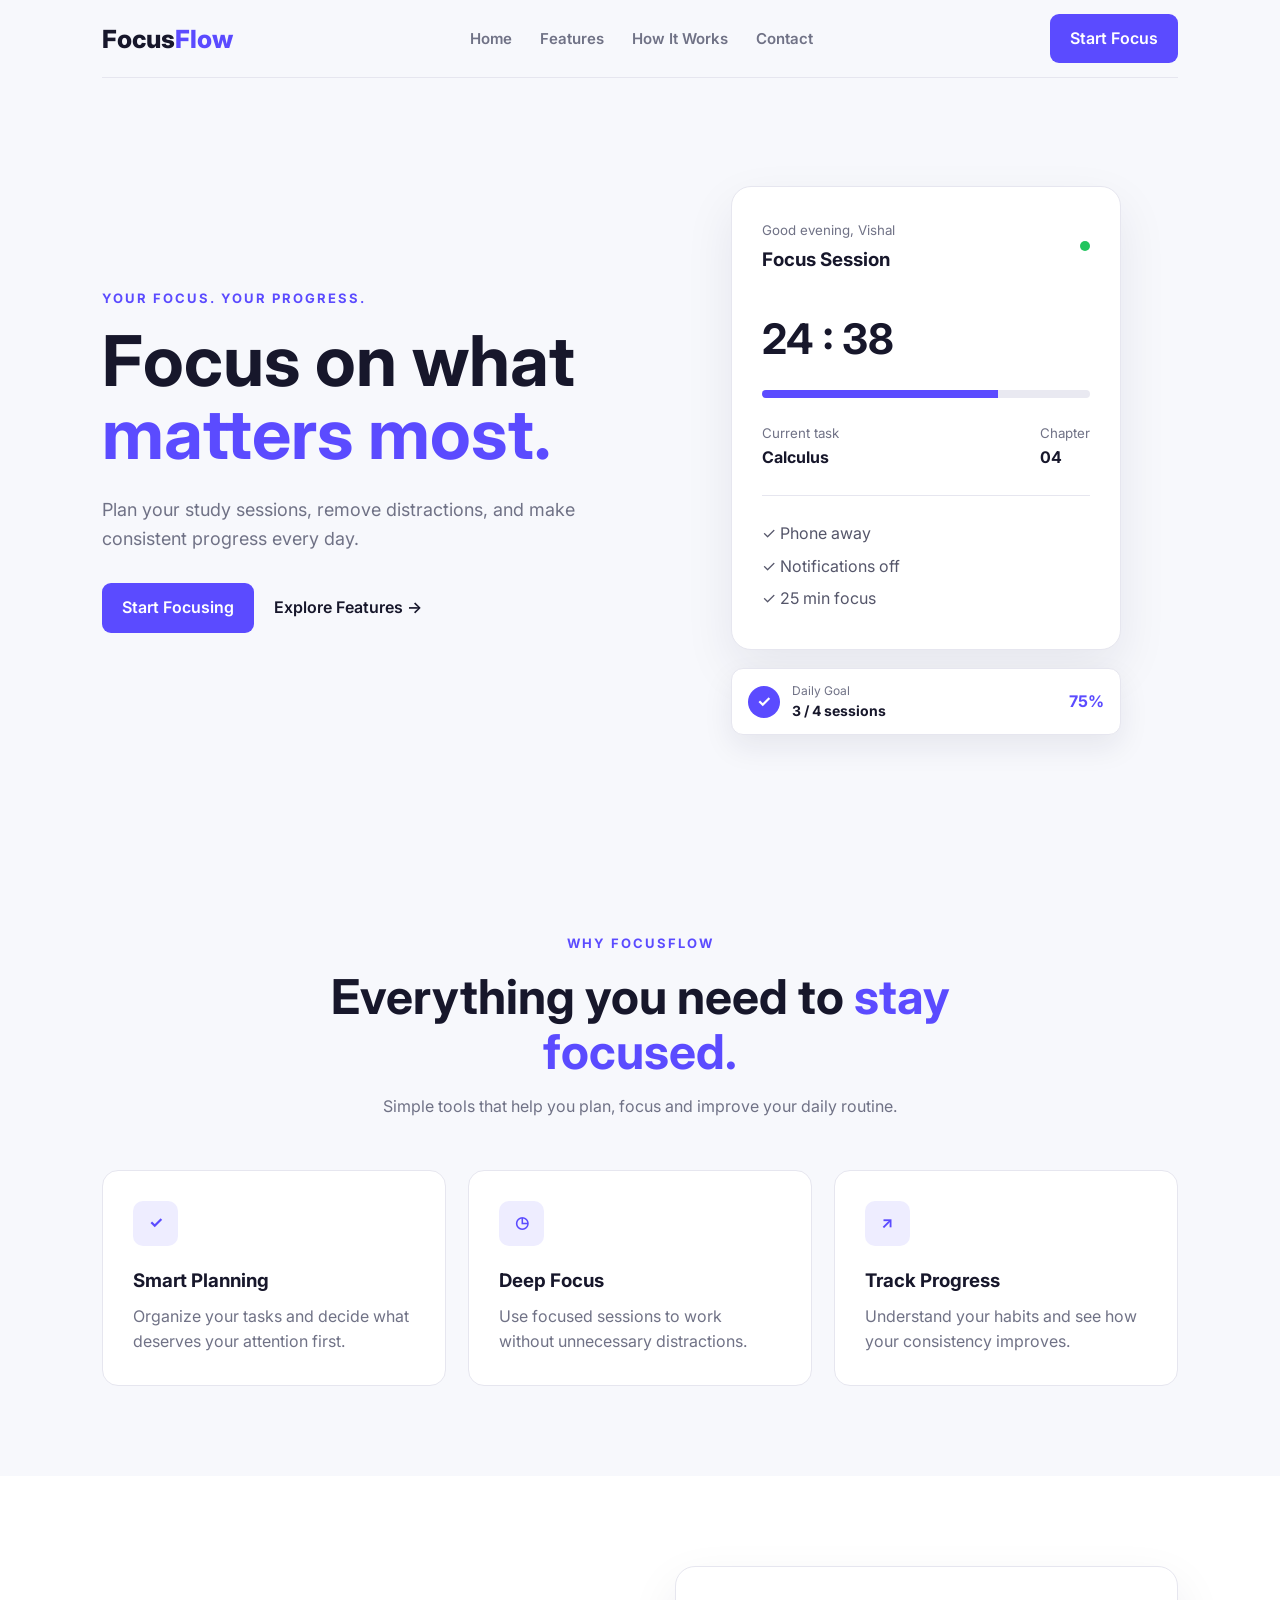
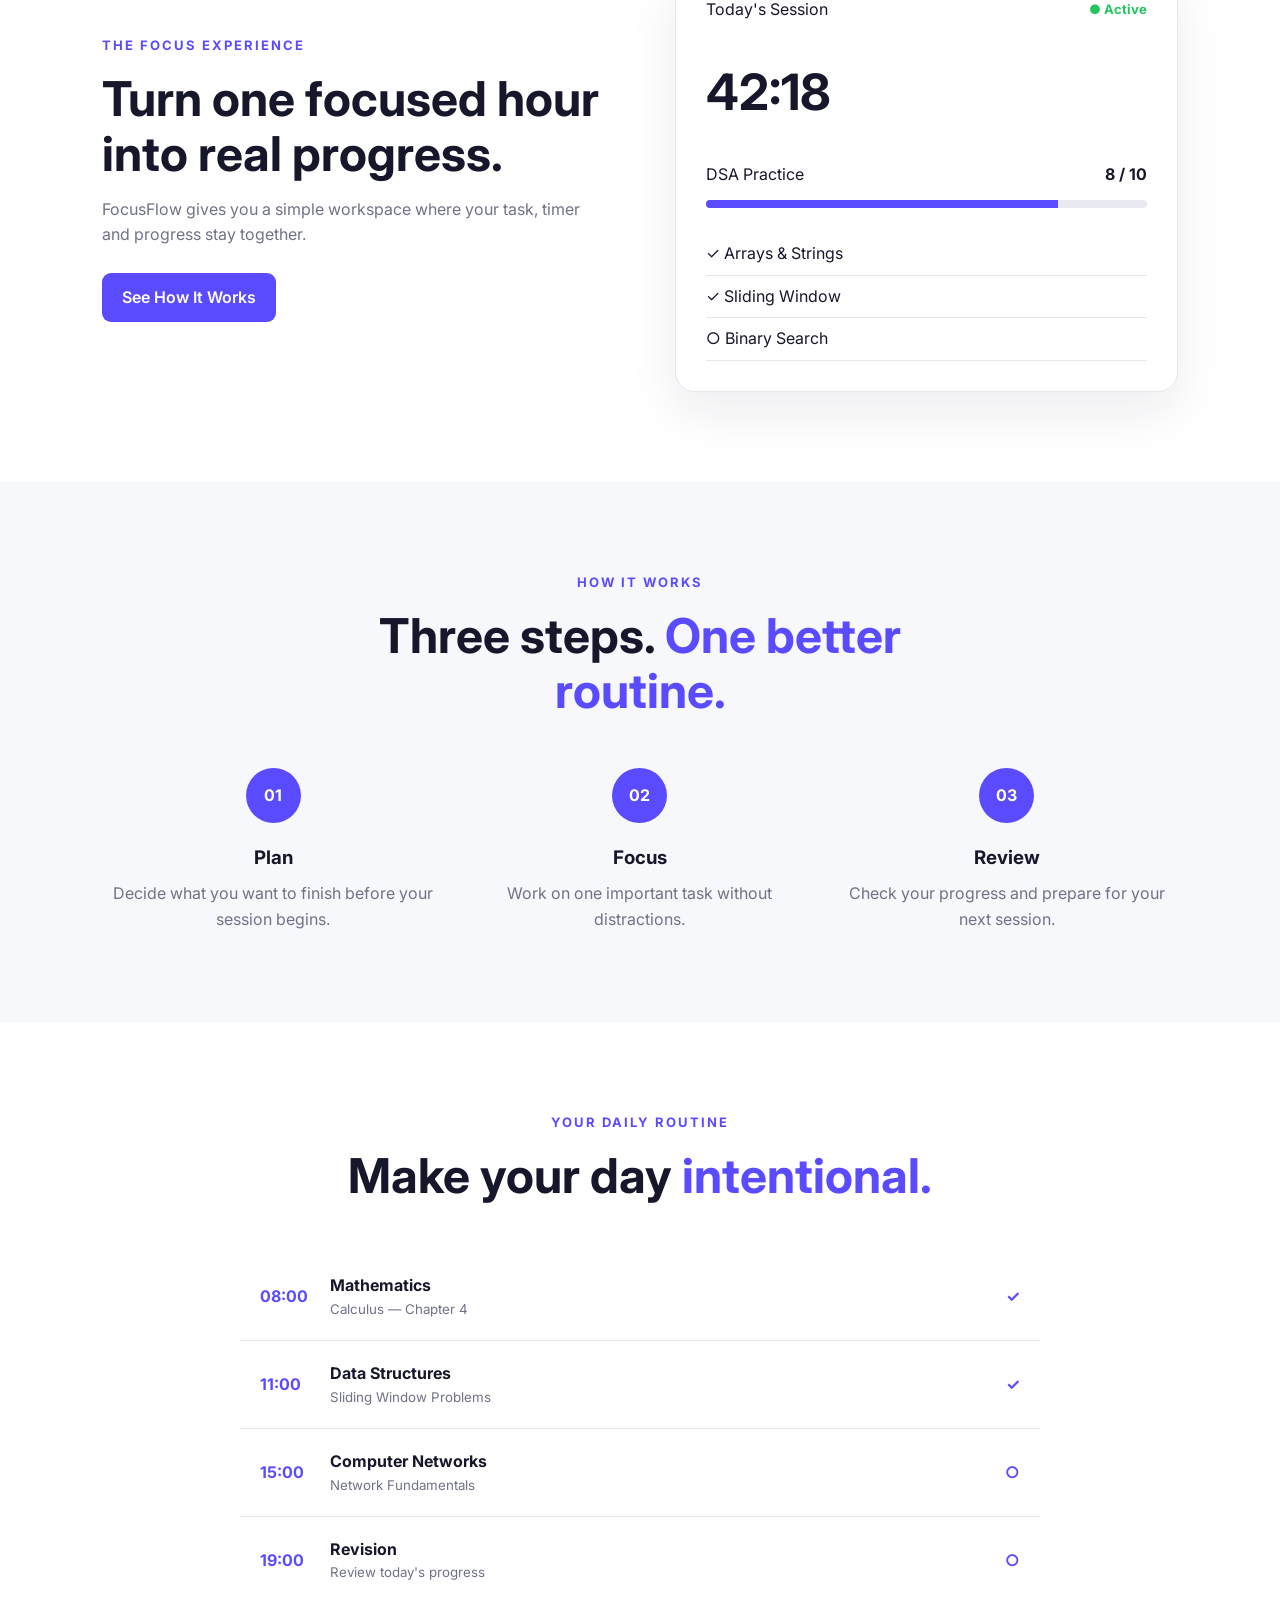
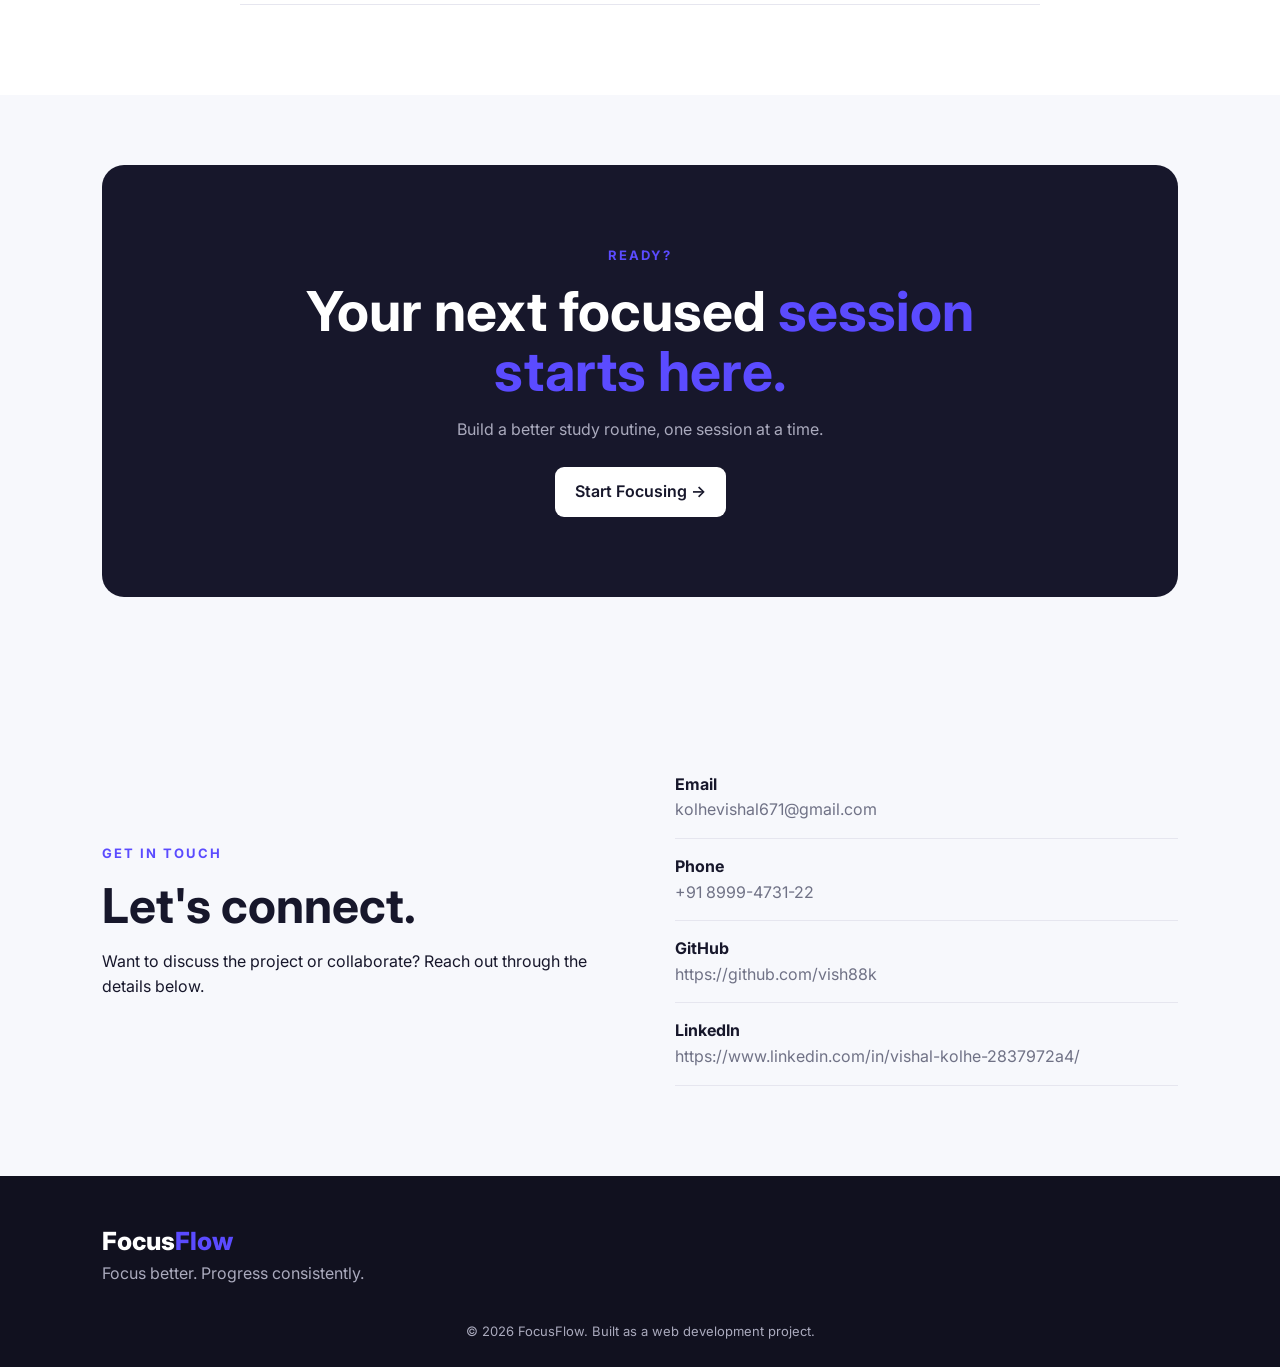
<file: WebDev-L1-LandingPage/index.html>
<!DOCTYPE html>
<html lang="en">
<head>
    <meta charset="UTF-8">
    <meta name="viewport" content="width=device-width, initial-scale=1.0">

    <title>FocusFlow | Focus Better</title>

    <link rel="preconnect" href="https://fonts.googleapis.com">
    <link rel="preconnect" href="https://fonts.gstatic.com" crossorigin>
    <link href="https://fonts.googleapis.com/css2?family=Inter:wght@400;500;600;700;800&display=swap" rel="stylesheet">

    <link rel="stylesheet" href="index.css">
</head>

<body>

<header>
    <nav class="navbar container">

        <a href="#home" class="logo">
            Focus<span>Flow</span>
        </a>

        <div class="nav-links">
            <a href="#home">Home</a>
            <a href="#features">Features</a>
            <a href="#how-it-works">How It Works</a>
            <a href="#contact">Contact</a>
        </div>

        <a href="#cta" class="btn btn-primary">
            Start Focus
        </a>

    </nav>
</header>


<main>

    <!-- HERO -->

    <section id="home" class="hero container">

        <div class="hero-content">

            <p class="tag">YOUR FOCUS. YOUR PROGRESS.</p>

            <h1>
                Focus on what
                <span>matters most.</span>
            </h1>

            <p class="description">
                Plan your study sessions, remove distractions,
                and make consistent progress every day.
            </p>

            <div class="actions">
                <a href="#features" class="btn btn-primary">
                    Start Focusing
                </a>

                <a href="#features" class="explore">
                    Explore Features →
                </a>
            </div>

        </div>

        <div class="hero-ui">

            <div class="focus-card">
        
                <div class="card-top">
                    <div>
                        <small>Good evening, Vishal</small>
                        <h3>Focus Session</h3>
                    </div>
        
                    <span class="dot"></span>
                </div>
        
                <div class="timer">24 : 38</div>
        
                <div class="progress">
                    <span></span>
                </div>
        
                <div class="session-info">
                    <div>
                        <small>Current task</small>
                        <strong>Calculus</strong>
                    </div>
        
                    <div>
                        <small>Chapter</small>
                        <strong>04</strong>
                    </div>
                </div>
        
                <div class="checklist">
                    <p>✓ Phone away</p>
                    <p>✓ Notifications off</p>
                    <p>✓ 25 min focus</p>
                </div>
        
            </div>
        
        
            <!-- NOW OUTSIDE THE CARD -->
        
            <div class="goal">
                <b>✓</b>
        
                <div>
                    <small>Daily Goal</small>
                    <strong>3 / 4 sessions</strong>
                </div>
        
                <strong>75%</strong>
            </div>
        
        </div>


    </section>
    
    
    


    <!-- FEATURES -->

    <section id="features" class="section">

        <div class="container">

            <div class="section-heading">
                <p class="tag">WHY FOCUSFLOW</p>

                <h2>
                    Everything you need to
                    <span>stay focused.</span>
                </h2>

                <p>
                    Simple tools that help you plan,
                    focus and improve your daily routine.
                </p>
            </div>


            <div class="cards">

                <article class="card">
                    <div class="icon">✓</div>

                    <h3>Smart Planning</h3>

                    <p>
                        Organize your tasks and decide
                        what deserves your attention first.
                    </p>
                </article>


                <article class="card">
                    <div class="icon">◷</div>

                    <h3>Deep Focus</h3>

                    <p>
                        Use focused sessions to work without
                        unnecessary distractions.
                    </p>
                </article>


                <article class="card">
                    <div class="icon">↗</div>

                    <h3>Track Progress</h3>

                    <p>
                        Understand your habits and see
                        how your consistency improves.
                    </p>
                </article>

            </div>

        </div>

    </section>


    <!-- FOCUS EXPERIENCE -->

    <section class="section experience">

        <div class="container split">

            <div>
                <p class="tag">THE FOCUS EXPERIENCE</p>

                <h2>
                    Turn one focused hour
                    into real progress.
                </h2>

                <p class="description">
                    FocusFlow gives you a simple workspace
                    where your task, timer and progress stay
                    together.
                </p>

                <a href="#how-it-works" class="btn btn-primary">
                    See How It Works
                </a>
            </div>


            <div class="mini-dashboard">

                <div class="dashboard-head">
                    <span>Today's Session</span>
                    <b>● Active</b>
                </div>

                <div class="big-time">42:18</div>

                <div class="task">
                    <span>DSA Practice</span>
                    <b>8 / 10</b>
                </div>

                <div class="progress">
                    <span style="width: 80%;"></span>
                </div>

                <div class="task-list">
                    <p>✓ Arrays & Strings</p>
                    <p>✓ Sliding Window</p>
                    <p>○ Binary Search</p>
                </div>

            </div>

        </div>

    </section>


    <!-- HOW IT WORKS -->

    <section id="how-it-works" class="section">

        <div class="container">

            <div class="section-heading">
                <p class="tag">HOW IT WORKS</p>

                <h2>
                    Three steps.
                    <span>One better routine.</span>
                </h2>
            </div>


            <div class="steps">

                <div class="step">
                    <span>01</span>
                    <h3>Plan</h3>
                    <p>
                        Decide what you want to finish
                        before your session begins.
                    </p>
                </div>

                <div class="step">
                    <span>02</span>
                    <h3>Focus</h3>
                    <p>
                        Work on one important task
                        without distractions.
                    </p>
                </div>

                <div class="step">
                    <span>03</span>
                    <h3>Review</h3>
                    <p>
                        Check your progress and prepare
                        for your next session.
                    </p>
                </div>

            </div>

        </div>

    </section>


    <!-- DAILY ROUTINE -->

    <section class="section routine">

        <div class="container">

            <div class="section-heading">
                <p class="tag">YOUR DAILY ROUTINE</p>

                <h2>
                    Make your day
                    <span>intentional.</span>
                </h2>
            </div>


            <div class="timeline">

                <div class="time-item">
                    <span>08:00</span>
                    <div>
                        <strong>Mathematics</strong>
                        <small>Calculus — Chapter 4</small>
                    </div>
                    <b>✓</b>
                </div>

                <div class="time-item">
                    <span>11:00</span>
                    <div>
                        <strong>Data Structures</strong>
                        <small>Sliding Window Problems</small>
                    </div>
                    <b>✓</b>
                </div>

                <div class="time-item">
                    <span>15:00</span>
                    <div>
                        <strong>Computer Networks</strong>
                        <small>Network Fundamentals</small>
                    </div>
                    <b>○</b>
                </div>

                <div class="time-item">
                    <span>19:00</span>
                    <div>
                        <strong>Revision</strong>
                        <small>Review today's progress</small>
                    </div>
                    <b>○</b>
                </div>

            </div>

        </div>

    </section>


    <!-- CTA -->

    <section id="cta" class="cta container">

        <p class="tag">READY?</p>

        <h2>
            Your next focused
            <span>session starts here.</span>
        </h2>

        <p>
            Build a better study routine, one session at a time.
        </p>

        <a href="#home" class="btn btn-light">
            Start Focusing →
        </a>

    </section>


    <!-- CONTACT -->

    <section id="contact" class="section contact">

        <div class="container contact-box">

            <div>
                <p class="tag">GET IN TOUCH</p>

                <h2>
                    Let's connect.
                </h2>

                <p>
                    Want to discuss the project or collaborate?
                    Reach out through the details below.
                </p>
            </div>

            <div class="contact-details">

                <p>
                    <strong>Email</strong>
                    <span>kolhevishal671@gmail.com</span>
                </p>

                <p>
                    <strong>Phone</strong>
                    <span>+91 8999-4731-22</span>
                </p>

                <p>
                    <strong>GitHub</strong>
                    <span>https://github.com/vish88k</span>
                </p>

                <p>
                    <strong>LinkedIn</strong>
                    <span>https://www.linkedin.com/in/vishal-kolhe-2837972a4/</span>
                </p>

            </div>

        </div>

    </section>

</main>


<footer>

    <div class="container footer-content">

        <div>
            <a href="#home" class="logo">
                Focus<span>Flow</span>
            </a>

            <p>
                Focus better. Progress consistently.
            </p>
        </div>

    </div>

    <p class="copyright">
        © 2026 FocusFlow. Built as a web development project.
    </p>

</footer>

</body>
</html>
</file>
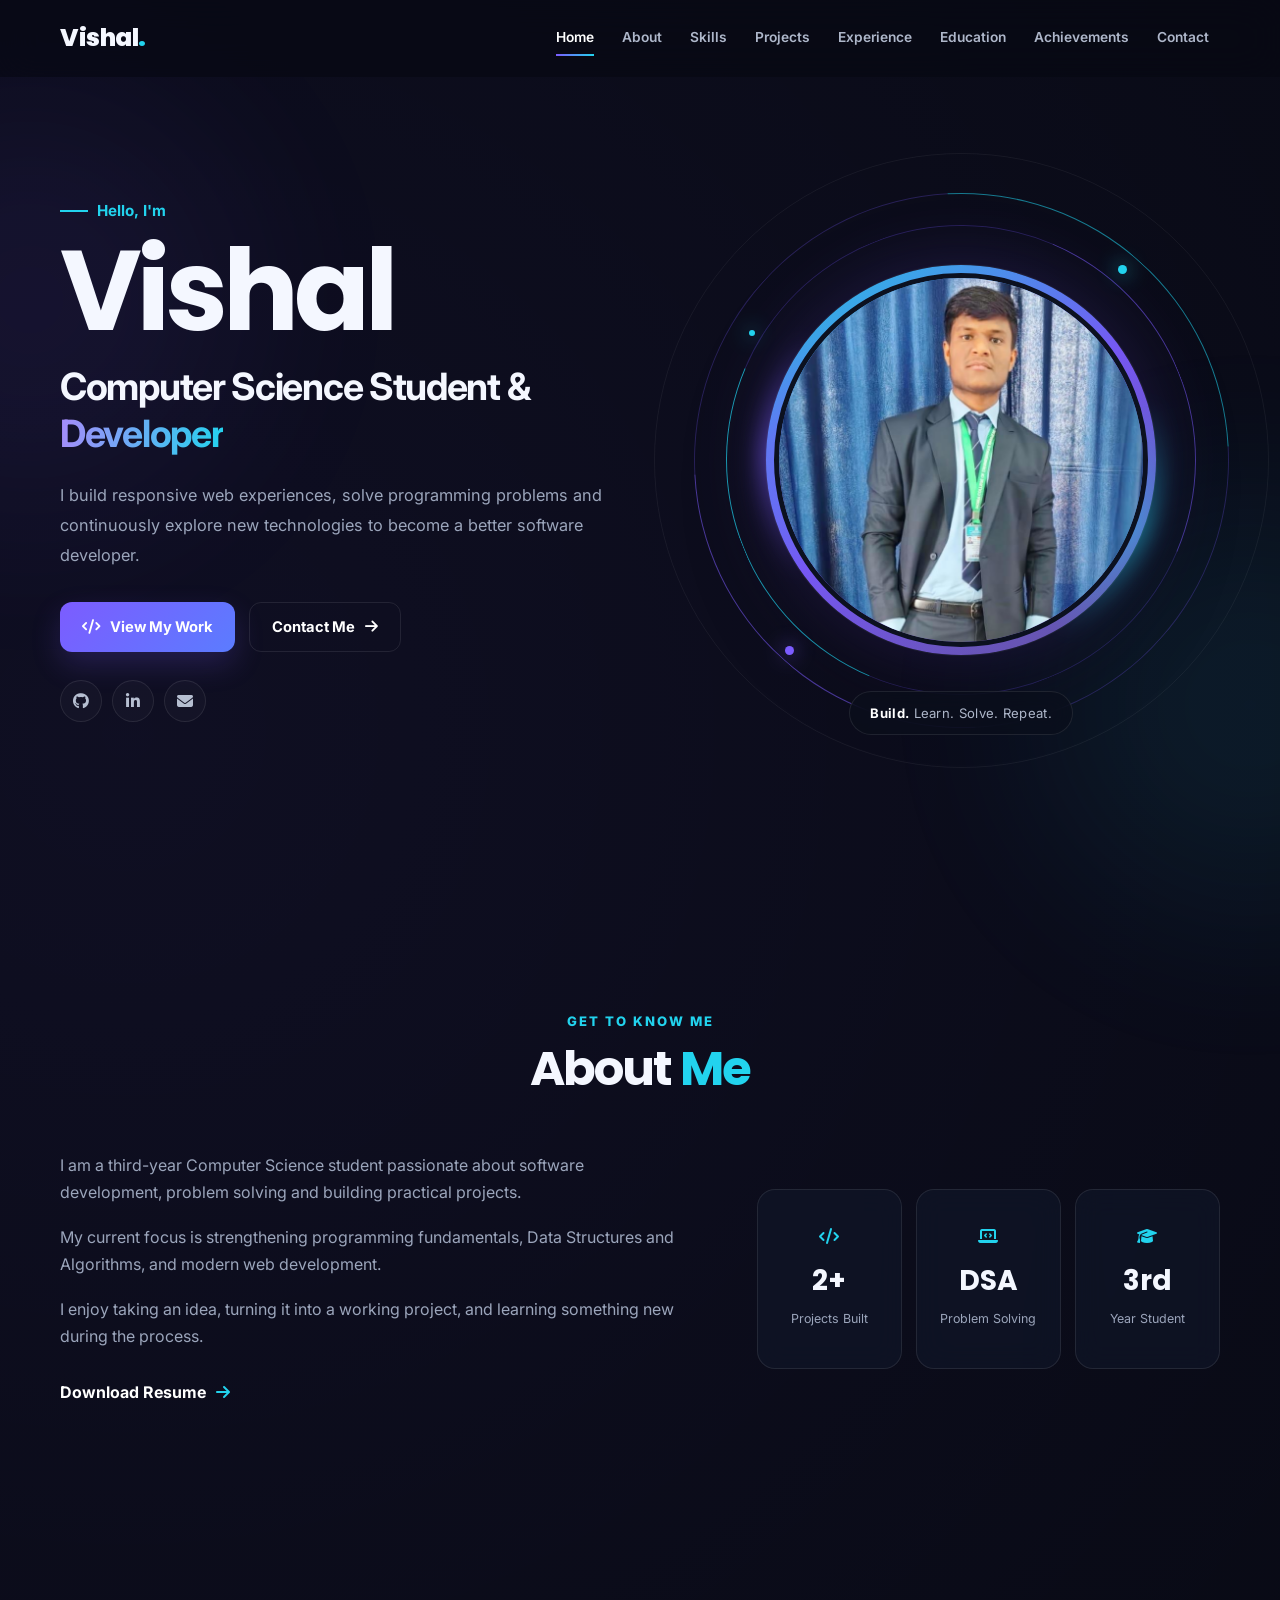
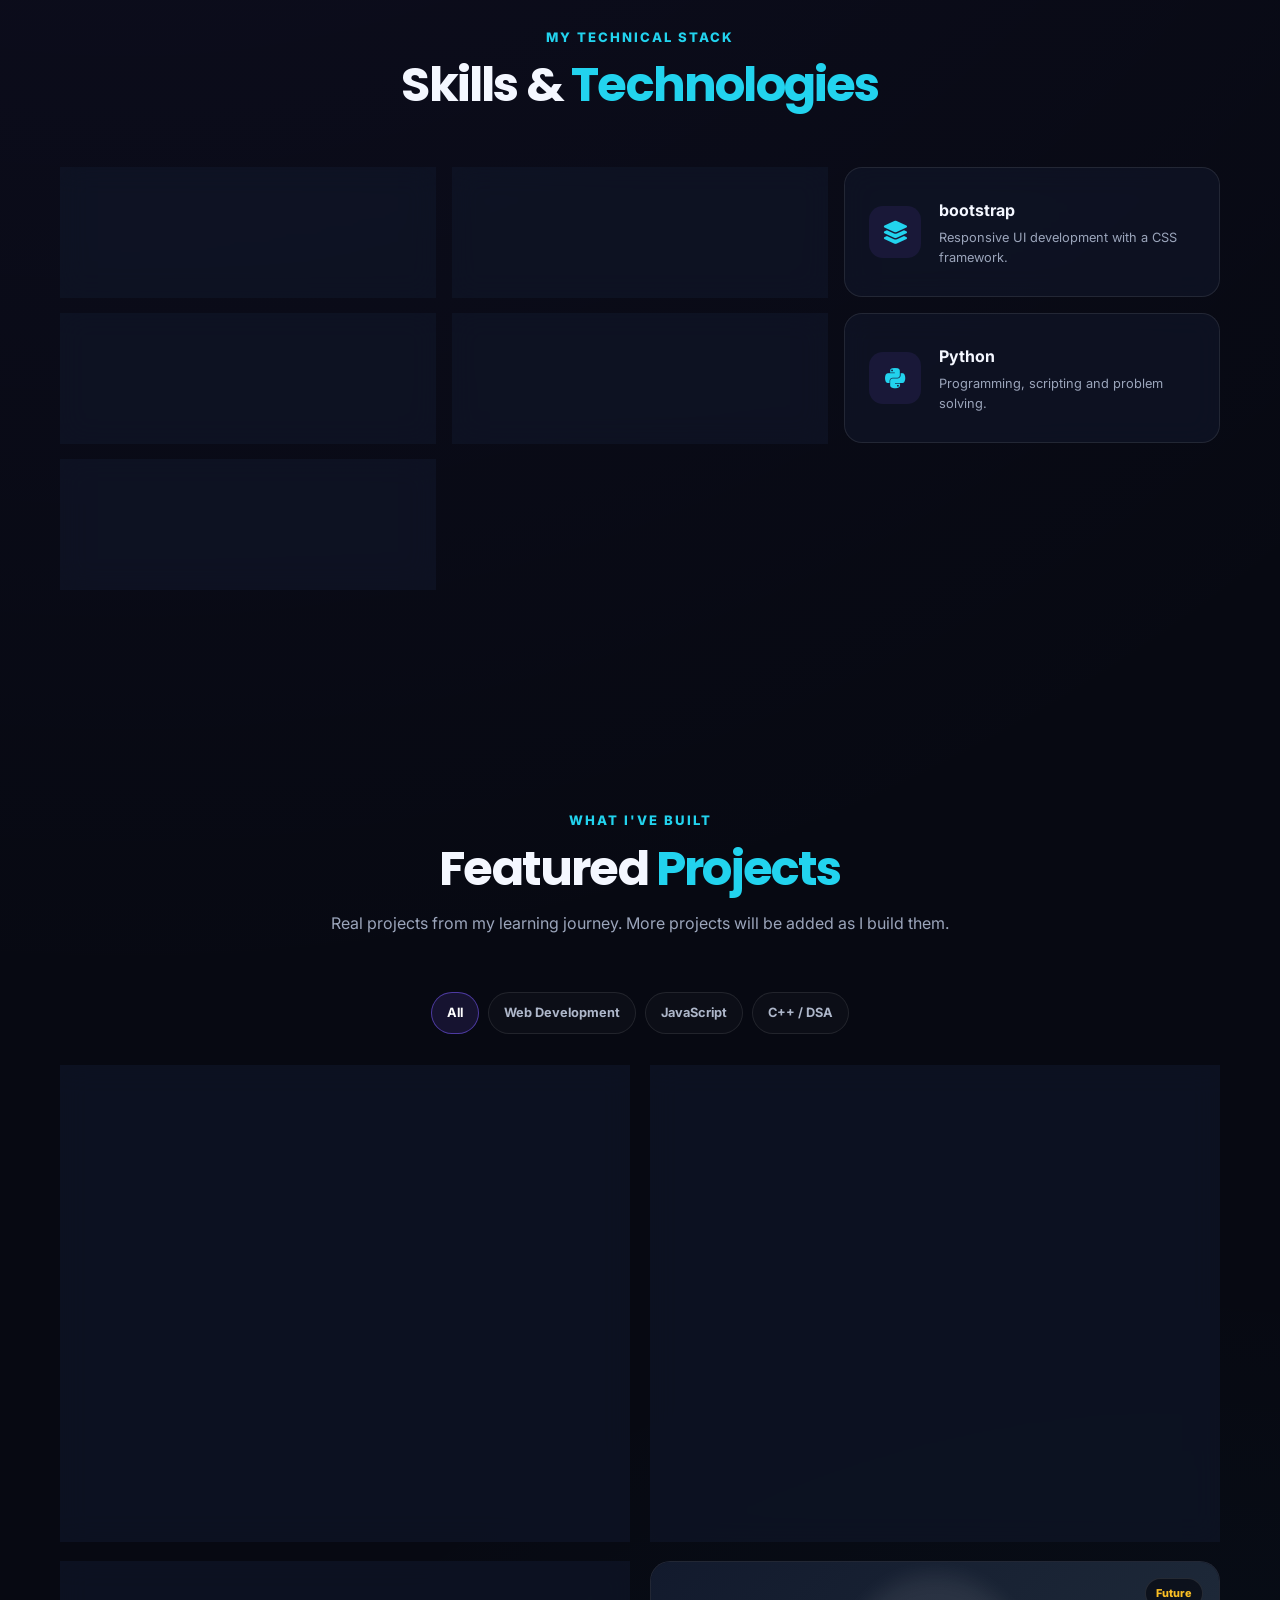
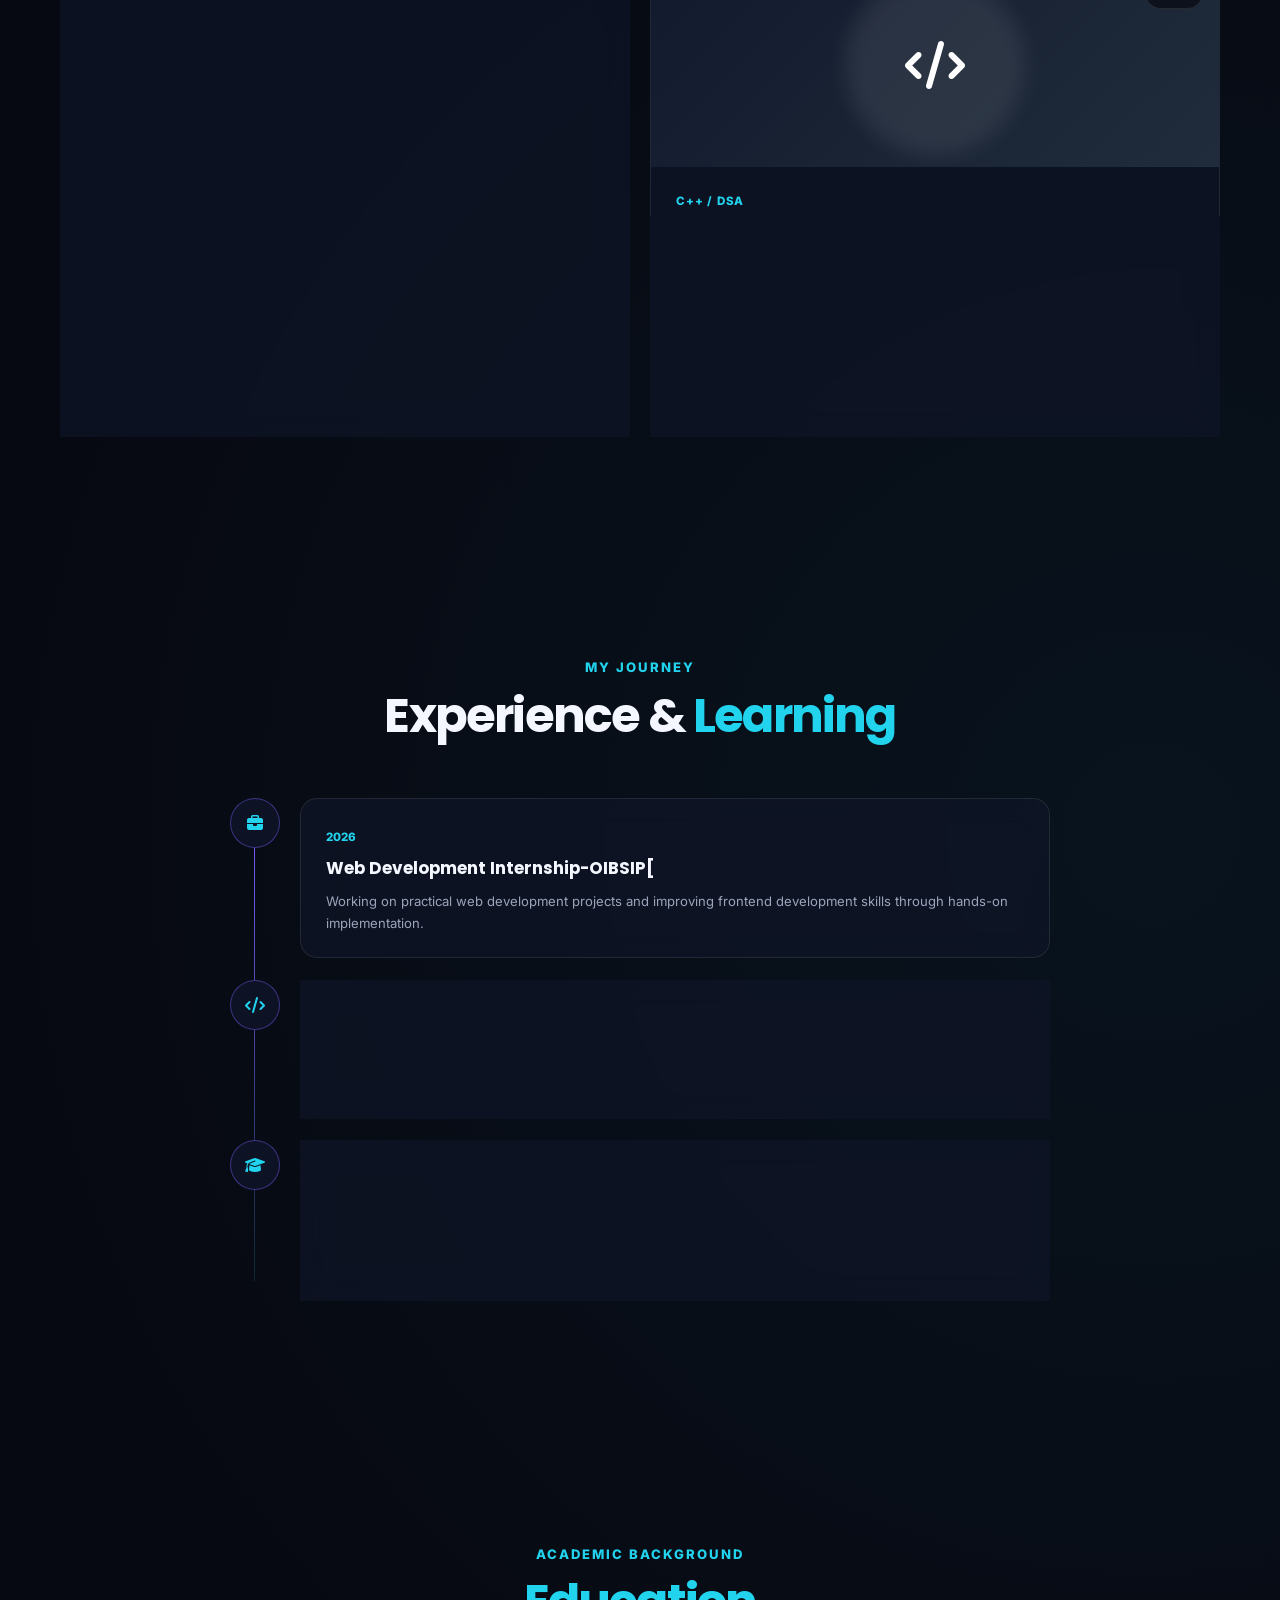
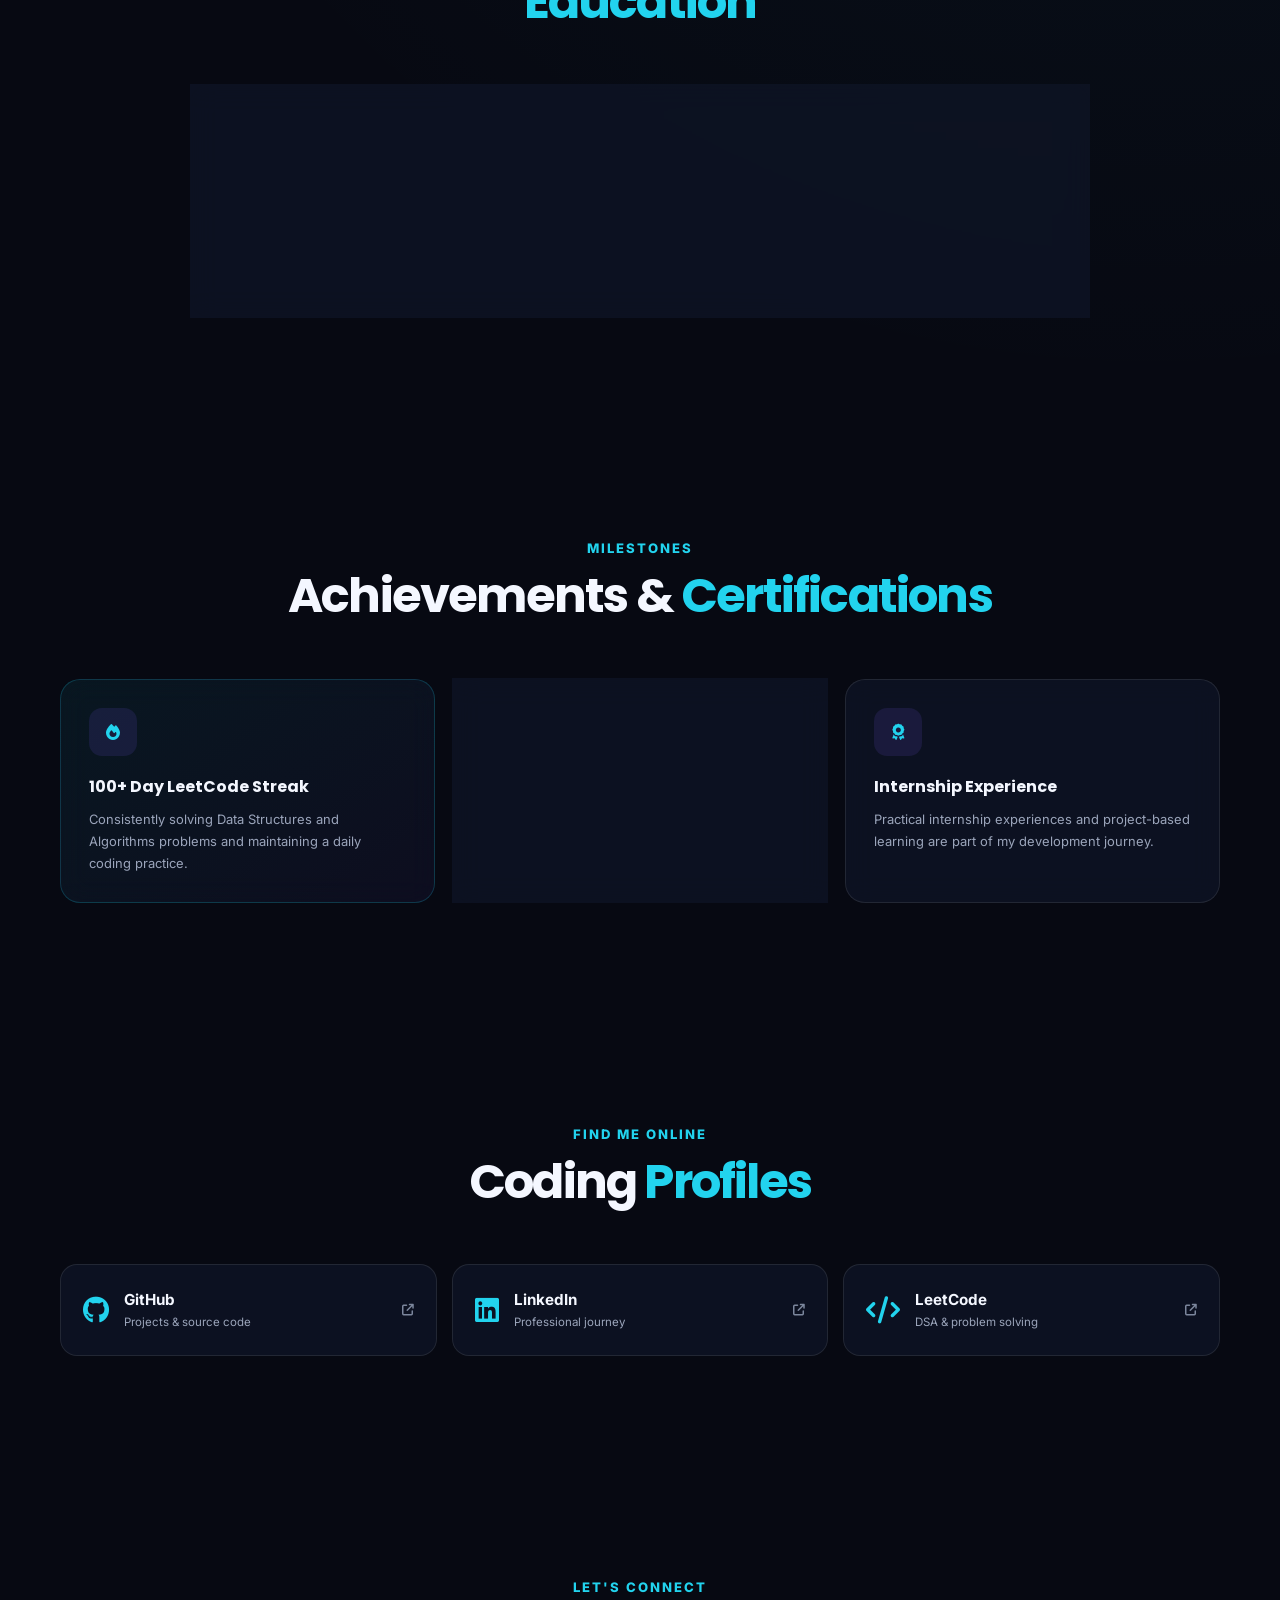
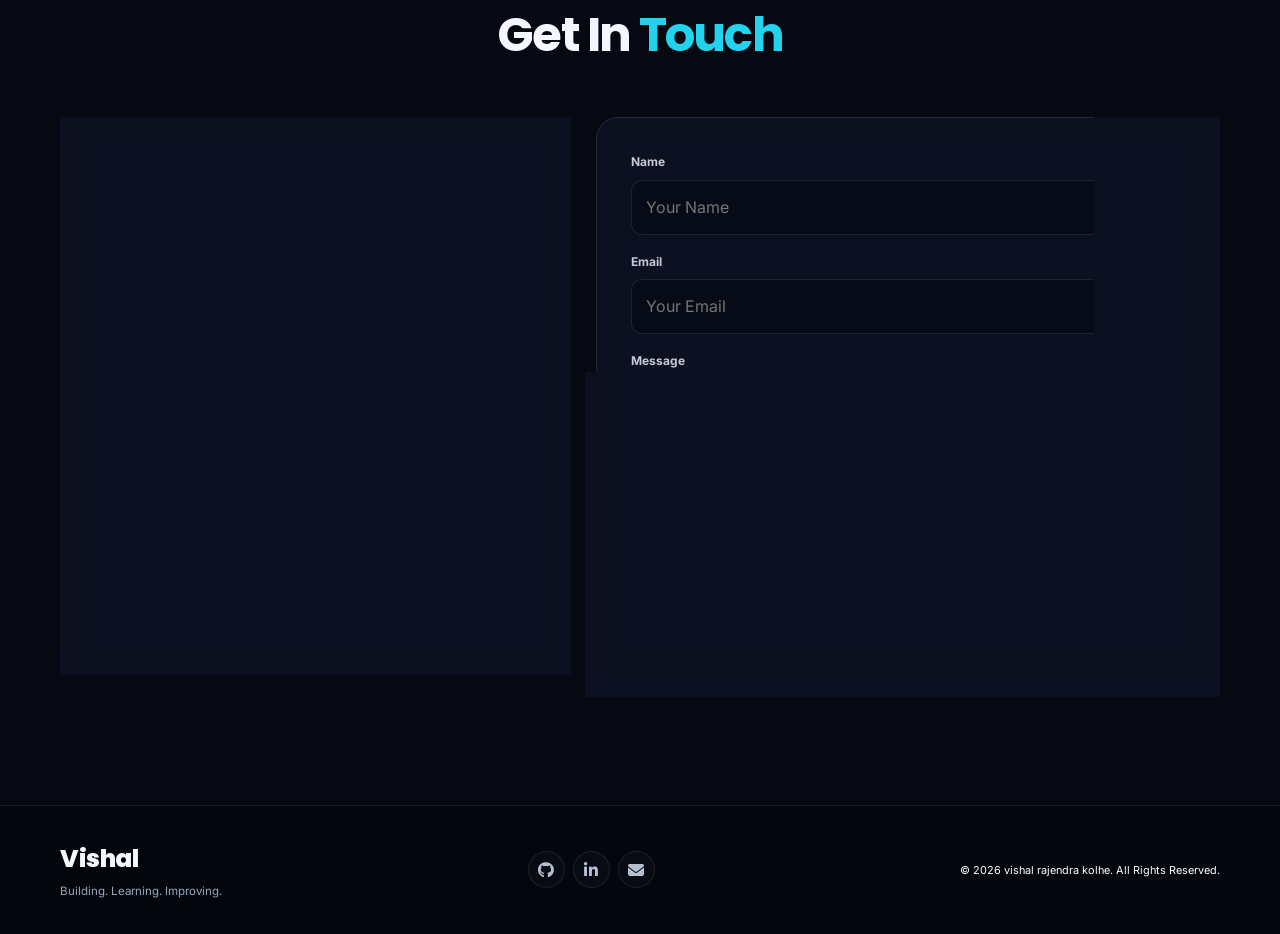
<file: WebDev-L1-PersonalPortfolio/index.html>
<!DOCTYPE html>
<html lang="en">
<head>
    <meta charset="UTF-8">
    <meta name="viewport" content="width=device-width, initial-scale=1.0">
    <meta name="description" content="Vishal's developer portfolio — Computer Science student, web developer and problem solver.">
    <title>Vishal | Developer Portfolio</title>

    <link rel="preconnect" href="https://fonts.googleapis.com">
    <link rel="preconnect" href="https://fonts.gstatic.com" crossorigin>
    <link href="https://fonts.googleapis.com/css2?family=Inter:wght@400;500;600;700;800&family=Poppins:wght@500;600;700;800&display=swap" rel="stylesheet">
    <link rel="stylesheet" href="https://cdnjs.cloudflare.com/ajax/libs/font-awesome/6.5.2/css/all.min.css">
    <link rel="stylesheet" href="style.css">
</head>

<body>
    <div class="page-glow glow-one"></div>
    <div class="page-glow glow-two"></div>

    <header class="header" id="top">
        <nav class="navbar container">
            <a href="#home" class="logo">Vishal<span>.</span></a>

            <button class="menu-btn" aria-label="Open navigation menu" aria-expanded="false">
                <i class="fa-solid fa-bars"></i>
            </button>

            <ul class="nav-links">
                <li><a class="nav-link active" href="#home">Home</a></li>
                <li><a class="nav-link" href="#about">About</a></li>
                <li><a class="nav-link" href="#skills">Skills</a></li>
                <li><a class="nav-link" href="#projects">Projects</a></li>
                <li><a class="nav-link" href="#experience">Experience</a></li>
                <li><a class="nav-link" href="#education">Education</a></li>
                <li><a class="nav-link" href="#achievements">Achievements</a></li>
                <li><a class="nav-link" href="#contact">Contact</a></li>
            </ul>
        </nav>
    </header>

    <main>
        <!-- HERO -->
        <section id="home" class="hero section-pad">
            <div class="container hero-grid">
                <div class="hero-content reveal">
                    <p class="eyebrow"><span></span> Hello, I'm</p>

                    <h1>Vishal</h1>

                    <h2>
                        Computer Science Student &
                        <span class="gradient-text">Developer</span>
                    </h2>

                    <p class="hero-description">
                        I build responsive web experiences, solve programming
                        problems and continuously explore new technologies to
                        become a better software developer.
                    </p>

                    <div class="hero-buttons">
                        <a href="#projects" class="btn">
                            <i class="fa-solid fa-code"></i>
                            View My Work
                        </a>
                        <a href="#contact" class="btn btn-outline">
                            Contact Me
                            <i class="fa-solid fa-arrow-right"></i>
                        </a>
                    </div>

                    <div class="social-links">
                        <a href="https://github.com/vish88k" aria-label="GitHub"><i class="fa-brands fa-github"></i></a>
                        <a href="https://www.linkedin.com/in/vishal-kolhe-2837972a4/" aria-label="LinkedIn"><i class="fa-brands fa-linkedin-in"></i></a>
                        <a href=" mailto:kolhevishal671@gmail.com"  aria-label="Email"><i class="fa-solid fa-envelope"></i></a>
                    </div>
                </div>

                <div class="hero-visual reveal">
                    <div class="orbit orbit-one"></div>
                    <div class="orbit orbit-two"></div>
                    <div class="orbit orbit-three"></div>

                    <span class="visual-dot dot-one"></span>
                    <span class="visual-dot dot-two"></span>
                    <span class="visual-dot dot-three"></span>

                    <div class="profile-circle">
                        <img src="portfolioimage.jpg" alt="Vishal - Computer Science Student and Developer">
                    </div>

                    <div class="hero-quote">
                        <span>Build.</span> Learn. Solve. Repeat.
                    </div>
                </div>
            </div>
        </section>

        <!-- ABOUT -->
        <section id="about" class="section-pad section about">
            <div class="container">
                <div class="section-heading reveal">
                    <p>Get To Know Me</p>
                    <h2>About <span>Me</span></h2>
                </div>

                <div class="about-grid">
                    <div class="about-text reveal">
                        <p>
                            I am a third-year Computer Science student passionate
                            about software development, problem solving and building
                            practical projects.
                        </p>
                        <p>
                            My current focus is strengthening programming fundamentals,
                            Data Structures and Algorithms, and modern web development.
                        </p>
                        <p>
                            I enjoy taking an idea, turning it into a working project,
                            and learning something new during the process.
                        </p>

                        <a href="#" class="text-link">
                            Download Resume <i class="fa-solid fa-arrow-right"></i>
                        </a>
                    </div>

                    <div class="about-stats reveal">
                        <div class="stat-card">
                            <i class="fa-solid fa-code"></i>
                            <strong>2+</strong>
                            <span>Projects Built</span>
                        </div>
                        <div class="stat-card">
                            <i class="fa-solid fa-laptop-code"></i>
                            <strong>DSA</strong>
                            <span>Problem Solving</span>
                        </div>
                        <div class="stat-card">
                            <i class="fa-solid fa-graduation-cap"></i>
                            <strong>3rd</strong>
                            <span>Year Student</span>
                        </div>
                    </div>
                </div>
            </div>
        </section>

        <!-- SKILLS -->
        <section id="skills" class="section-pad section">
            <div class="container">
                <div class="section-heading reveal">
                    <p>My Technical Stack</p>
                    <h2>Skills & <span>Technologies</span></h2>
                </div>

                <div class="skills-grid">
                    <div class="skill-card reveal">
                        <div class="skill-icon"><i class="fa-brands fa-html5"></i></div>
                        <div><h3>HTML5</h3><p>Semantic and accessible web structure.</p></div>
                    </div>
                    <div class="skill-card reveal">
                        <div class="skill-icon"><i class="fa-brands fa-css3-alt"></i></div>
                        <div><h3>CSS3</h3><p>Responsive layouts, animations and modern UI.</p></div>
                    </div>

                    <div class="skill-card reveal">
                        <div class="skill-icon"><i class="fa-solid fa-layer-group"></i></div>
                        <div><h3>bootstrap</h3><p>Responsive UI development with a CSS framework.</p></div>
                    </div>
                    <div class="skill-card reveal">
                        <div class="skill-icon"><i class="fa-brands fa-js"></i></div>
                        <div><h3>JavaScript</h3><p>Interactive web applications and DOM manipulation.</p></div>
                    </div>
                    <div class="skill-card reveal">
                        <div class="skill-icon"><i class="fa-solid fa-code"></i></div>
                        <div><h3>C++</h3><p>Programming, algorithms and Data Structures.</p></div>
                    </div>
                    <div class="skill-card reveal">
                        <div class="skill-icon"><i class="fa-brands fa-python"></i></div>
                        <div><h3>Python</h3><p>Programming, scripting and problem solving.</p></div>
                    </div>
                    <div class="skill-card reveal">
                        <div class="skill-icon"><i class="fa-brands fa-git-alt"></i></div>
                        <div><h3>Git & GitHub</h3><p>Version control and project collaboration.</p></div>
                    </div>
                </div>
            </div>
        </section>

        <!-- PROJECTS -->
        <section id="projects" class="section-pad section">
            <div class="container">
                <div class="section-heading reveal">
                    <p>What I've Built</p>
                    <h2>Featured <span>Projects</span></h2>
                    <p class="section-description">
                        Real projects from my learning journey. More projects will be added as I build them.
                    </p>
                </div>

                <div class="project-filters reveal">
                    <button class="filter-btn active" data-filter="all">All</button>
                    <button class="filter-btn" data-filter="web">Web Development</button>
                    <button class="filter-btn" data-filter="javascript">JavaScript</button>
                    <button class="filter-btn" data-filter="cpp">C++ / DSA</button>
                </div>

                <div class="projects-grid">
                    <article class="project-card reveal" data-category="web">
                        <div class="project-image project-web">
                            <i class="fa-solid fa-globe"></i>
                            <span class="project-status completed">Completed</span>
                        </div>
                        <div class="project-content">
                            <p class="project-category">OIBSIP • Web Development</p>
                            <h3>Landing Page</h3>
                            <p>
                                A responsive landing page built with HTML5 and CSS3,
                                focusing on clean layout, visual hierarchy and responsive design.
                            </p>
                            <div class="tech-stack"><span>HTML5</span><span>CSS3</span><span>Responsive</span></div>
                            <div class="project-links">
                                <a href="https://github.com/vish88k/https-github.com-vish88k-daily_practice" class="project-link">GitHub <i class="fa-brands fa-github"></i></a>
                            </div>
                        </div>
                    </article>

                    <article class="project-card reveal" data-category="javascript">
                        <div class="project-image project-js">
                            <i class="fa-solid fa-temperature-half"></i>
                            <span class="project-status planned">Planned</span>
                        </div>
                        <div class="project-content">
                            <p class="project-category">OIBSIP • JavaScript</p>
                            <h3>Temperature Converter</h3>
                            <p>
                                A planned interactive converter supporting multiple temperature
                                units with validation and dynamic conversion output.
                            </p>
                            <div class="tech-stack"><span>HTML</span><span>CSS</span><span>JavaScript</span></div>
                            <div class="project-links">
                                <span class="project-link muted-link">Coming Soon <i class="fa-solid fa-clock"></i></span>
                            </div>
                        </div>
                    </article>

                    <article class="project-card reveal" data-category="web">
                        <div class="project-image project-portfolio">
                            <i class="fa-solid fa-user-astronaut"></i>
                            <span class="project-status current">Current</span>
                        </div>
                        <div class="project-content">
                            <p class="project-category">Web Development</p>
                            <h3>Developer Portfolio</h3>
                            <p>
                                A modern personal portfolio designed to showcase my projects,
                                technical skills, experience, education and achievements.
                            </p>
                            <div class="tech-stack"><span>HTML</span><span>CSS</span><span>JavaScript</span></div>
                            <div class="project-links">
                                <a href="#home" class="project-link">Live Site <i class="fa-solid fa-arrow-up-right-from-square"></i></a>
                                <a href="#" class="project-link">GitHub <i class="fa-brands fa-github"></i></a>
                            </div>
                        </div>
                    </article>

                    <article class="project-card placeholder-card reveal" data-category="cpp">
                        <div class="project-image project-cpp">
                            <i class="fa-solid fa-code"></i>
                            <span class="project-status planned">Future</span>
                        </div>
                        <div class="project-content">
                            <p class="project-category">C++ / DSA</p>
                            <h3>DSA Project</h3>
                            <p>
                                A future project focused on Data Structures, Algorithms
                                and practical problem solving.
                            </p>
                            <div class="tech-stack"><span>C++</span><span>DSA</span><span>Algorithms</span></div>
                            <div class="project-links">
                                <span class="project-link muted-link">Coming Soon <i class="fa-solid fa-arrow-right"></i></span>
                            </div>
                        </div>
                    </article>
                </div>
            </div>
        </section>

        <!-- EXPERIENCE -->
        <section id="experience" class="section-pad section">
            <div class="container">
                <div class="section-heading reveal">
                    <p>My Journey</p>
                    <h2>Experience & <span>Learning</span></h2>
                </div>

                <div class="timeline">
                    <div class="timeline-item reveal">
                        <div class="timeline-marker"><i class="fa-solid fa-briefcase"></i></div>
                        <div class="timeline-content">
                            <span class="timeline-date">2026</span>
                            <h3>Web Development Internship-OIBSIP[</h3>
                            <p>
                                Working on practical web development projects and improving
                                frontend development skills through hands-on implementation.
                            </p>
                        </div>
                    </div>
                    

                    <div class="timeline-item reveal">
                        <div class="timeline-marker"><i class="fa-solid fa-code"></i></div>
                        <div class="timeline-content">
                            <span class="timeline-date">2026 — Present</span>
                            <h3>DSA & Competitive Programming</h3>
                            <p>
                                Strengthening problem-solving skills by practicing Data Structures
                                and Algorithms using C++.
                            </p>
                        </div>
                    </div>

                    <div class="timeline-item reveal">
                        <div class="timeline-marker"><i class="fa-solid fa-graduation-cap"></i></div>
                        <div class="timeline-content">
                            <span class="timeline-date">Present</span>
                            <h3>Computer Science Student</h3>
                            <p>
                                Exploring software development, web technologies, programming
                                fundamentals and computer science concepts.
                            </p>
                        </div>
                    </div>
                </div>
            </div>
        </section>

        <!-- EDUCATION -->
        <section id="education" class="section-pad section">
            <div class="container">
                <div class="section-heading reveal">
                    <p>Academic Background</p>
                    <h2><span>Education</span></h2>
                </div>

                <div class="education-card reveal">
                    <div class="education-icon"><i class="fa-solid fa-graduation-cap"></i></div>
                    <div>
                        <h3>3rd Year</h3>
                        <p>B.Tech in computer engineering</p>
                        <span>Indira College of Engineering and Management, Pune</span>
                        <p>Expected Graduation: 2028</p>

                        
                        <p>
                            Currently developing skills in programming, Data Structures and Algorithms,
                            web development and software engineering.
                        </p>
                    </div>
                </div>
            </div>
        </section>

        <!-- ACHIEVEMENTS -->
        <section id="achievements" class="section-pad section">
            <div class="container">
                <div class="section-heading reveal">
                    <p>Milestones</p>
                    <h2>Achievements & <span>Certifications</span></h2>
                </div>

                <div class="achievement-grid">
                    <div class="achievement-card highlight-card reveal">
                        <div class="achievement-icon"><i class="fa-solid fa-fire"></i></div>
                        <h3>100+ Day LeetCode Streak</h3>
                        <p>
                            Consistently solving Data Structures and Algorithms problems
                            and maintaining a daily coding practice.
                        </p>
                    </div>

                    <div class="achievement-card reveal">
                        <div class="achievement-icon"><i class="fa-solid fa-certificate"></i></div>
                        <h3>Certifications</h3>
                        <p>
                            Certifications and completed courses will be added here as they are earned.
                        </p>
                    </div>

                    <div class="achievement-card reveal">
                        <div class="achievement-icon"><i class="fa-solid fa-award"></i></div>
                        <h3>Internship Experience</h3>
                        <p>
                            Practical internship experiences and project-based learning
                            are part of my development journey.
                        </p>
                    </div>
                </div>
            </div>
        </section>

        <!-- PROFILES -->
        <section class="section-pad section">
            <div class="container">
                <div class="section-heading reveal">
                    <p>Find Me Online</p>
                    <h2>Coding <span>Profiles</span></h2>
                </div>

                <div class="profile-links">
                    <a href="https://github.com/vish88k" class="profile-card reveal">
                        <i class="fa-brands fa-github"></i>
                        <div><h3>GitHub</h3><p>Projects & source code</p></div>
                        <i class="fa-solid fa-arrow-up-right-from-square arrow"></i>
                    </a>

                    <a href="https://www.linkedin.com/in/vishal-kolhe-2837972a4/" class="profile-card reveal">
                        <i class="fa-brands fa-linkedin"></i>
                        <div><h3>LinkedIn</h3><p>Professional journey</p></div>
                        <i class="fa-solid fa-arrow-up-right-from-square arrow"></i>
                    </a>

                    <a href="https://leetcode.com/u/vishalkolhe/" class="profile-card reveal">
                        <i class="fa-solid fa-code"></i>
                        <div><h3>LeetCode</h3><p>DSA & problem solving</p></div>
                        <i class="fa-solid fa-arrow-up-right-from-square arrow"></i>
                    </a>
                </div>
            </div>
        </section>

        <!-- CONTACT -->
        <section id="contact" class="section-pad section contact-section">
            <div class="container">
                <div class="section-heading reveal">
                    <p>Let's Connect</p>
                    <h2>Get In <span>Touch</span></h2>
                </div>

                <div class="contact-container">
                    <div class="contact-info reveal">
                        <span class="contact-badge"><i class="fa-solid fa-circle"></i> Open to opportunities</span>
                        <h3>Let's build something <span>together.</span></h3>
                        <p>
                            I'm interested in learning, collaborating and working
                            on meaningful development projects.
                        </p>

                        <div class="contact-detail">
                            <i class="fa-solid fa-envelope"></i>
                            <div><small>Email</small><span>kolhevishal671@gmail.com</span></div>
                        </div>
                        <div class="contact-detail">
                            <i class="fa-brands fa-github"></i>
                            <div><small>GitHub</small><span>https://github.com/vish88k</span></div>
                        </div>
                        <div class="contact-detail">
                            <i class="fa-brands fa-linkedin"></i>
                            <div><small>LinkedIn</small><span>//www.linkedin.com/in/vishal-kolhe-2837972a4/"></span></div>
                        </div>
                    </div>

                    <form class="contact-form reveal">
                        <div class="input-group">
                            <label for="name">Name</label>
                            <input id="name" type="text" placeholder="Your Name" required>
                        </div>
                        <div class="input-group">
                            <label for="email">Email</label>
                            <input id="email" type="email" placeholder="Your Email" required>
                        </div>
                        <div class="input-group">
                            <label for="message">Message</label>
                            <textarea id="message" rows="6" placeholder="Your Message" required></textarea>
                        </div>
                        <button type="submit" class="btn">
                            Send Message <i class="fa-solid fa-paper-plane"></i>
                        </button>
                    </form>
                </div>
            </div>
        </section>
    </main>

    <footer>
        <div class="container footer-inner">
            <div>
                <a href="#home" class="logo">Vishal<span></a>
                <p>Building. Learning. Improving.</p>
            </div>

            <div class="footer-socials">
                <a href="https://github.com/vish88k" aria-label="GitHub"><i class="fa-brands fa-github"></i></a>
                <a href= "https://www.linkedin.com/in/vishal-kolhe-2837972a4/" aria-label="LinkedIn"><i class="fa-brands fa-linkedin-in"></i></a>
                <a href="mailto:kolhevishal671@gmail.com" aria-label="Email"><i class="fa-solid fa-envelope"></i></a>
            </div>

            <p style="color:#ffffff">© <span id="year">2026</span> vishal rajendra kolhe. All Rights Reserved.</p>
        </div>
    </footer>

    <script src="script.js"></script>
</body>
</html>
</file>
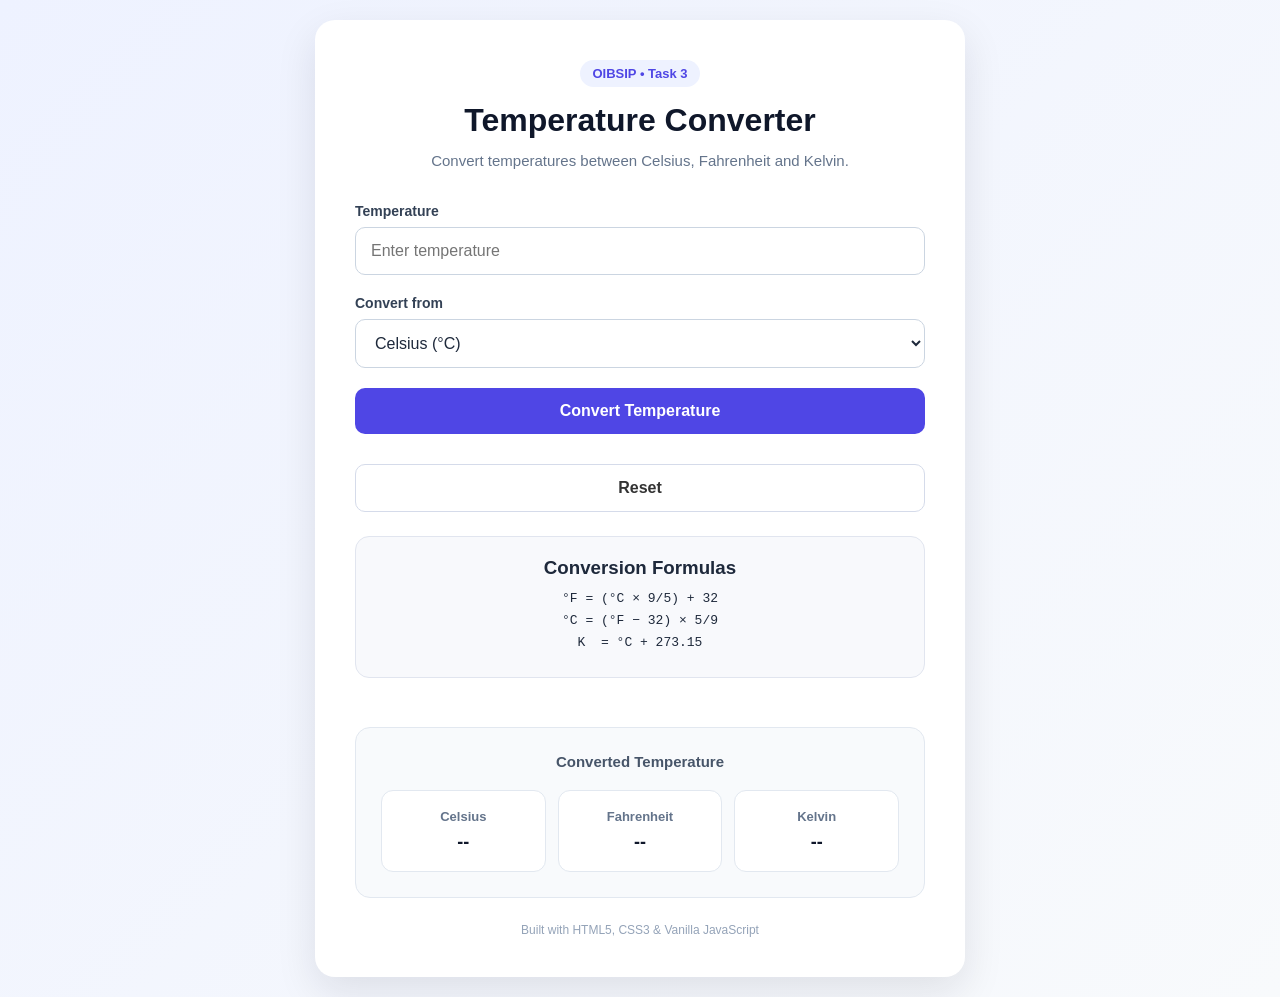
<file: WebDev-L1-TemperatureConverter/index.html>
<!DOCTYPE html>
<html lang="en">
<head>
    <meta charset="UTF-8">

    <meta name="viewport" content="width=device-width, initial-scale=1.0">

    <meta
        name="description"
        content="A simple and responsive temperature converter using HTML, CSS and JavaScript."
    >

    <title>Temperature Converter</title>

    <link rel="stylesheet" href="style.css">
   
</head>

<body>

    <main class="converter-container">

        <section class="converter-card" aria-labelledby="converter-title">

            <div class="header">
                <span class="badge">OIBSIP • Task 3</span>

                <h1 id="converter-title">Temperature Converter</h1>

                <p>
                    Convert temperatures between Celsius, Fahrenheit and Kelvin.
                </p>
            </div>

            <form id="temperatureForm">

                <div class="form-group">
                    <label for="temperature">Temperature</label>

                    <input
                        type="number"
                        id="temperature"
                        name="temperature"
                        placeholder="Enter temperature"
                        step="any"
                        autocomplete="off"
                        aria-describedby="errorMessage"
                    >
                </div>

                <div class="form-group">
                    <label for="unit">Convert from</label>

                    <select id="unit" name="unit">
                        <option value="celsius">Celsius (°C)</option>
                        <option value="fahrenheit">Fahrenheit (°F)</option>
                        <option value="kelvin">Kelvin (K)</option>
                    </select>
                </div>

                <button type="submit" id="convertButton">
                    Convert Temperature
                </button>
                <button type="button" id="resetBtn" class="reset-btn">
                    Reset
                </button>
                

            </form>
            <div class="formula-box">
                <h3>Conversion Formulas</h3>
            
                <p>°F = (°C × 9/5) + 32</p>
                <p>°C = (°F − 32) × 5/9</p>
                <p>K &nbsp;= °C + 273.15</p>
            </div>

            <p
                id="errorMessage"
                class="error-message"
                role="alert"
                aria-live="polite"
            ></p>

            <section
                id="result"
                class="result"
                aria-live="polite"
                aria-label="Conversion result"
            >
                <p class="result-title">Converted Temperature</p>

                <div class="temperature-results">

                    <div class="temperature-box">
                        <span>Celsius</span>
                        <strong id="celsiusResult">--</strong>
                    </div>

                    <div class="temperature-box">
                        <span>Fahrenheit</span>
                        <strong id="fahrenheitResult">--</strong>
                    </div>

                    <div class="temperature-box">
                        <span>Kelvin</span>
                        <strong id="kelvinResult">--</strong>
                    </div>

                </div>
            </section>

            <footer>
                <p>Built with HTML5, CSS3 &amp; Vanilla JavaScript</p>
            </footer>

        </section>

    </main>

    <script src="logic.js"></script>
</body>
</html>
</file>
<file: WebDev-L1-LandingPage/index.css>
* {
    margin: 0;
    padding: 0;
    box-sizing: border-box;
}

:root {
    --primary: #5b4bff;
    --dark: #17172b;
    --muted: #707286;
    --bg: #f7f8fc;
    --white: #ffffff;
    --border: #e6e6ef;
    --green: #22c55e;
}

html {
    scroll-behavior: smooth;
}


body {
    font-family: "Inter", sans-serif;
    color: var(--dark);
    background: var(--bg);
    line-height: 1.6;
}


a {
    color: inherit;
}

.container {
    width: 84%;
    max-width: 1200px;
    margin: auto;
}

.section {
    padding: 90px 0;
}

.tag {
    color: var(--primary);
    font-size: 13px;
    font-weight: 700;
    letter-spacing: 2px;
    margin-bottom: 15px;
}

.description,
.section-heading > p:last-child {
    color: var(--muted);
}


/* NAVBAR  */

.navbar {
    min-height: 78px;

    display: flex;
    align-items: center;
    justify-content: space-between;

    position: sticky;
    top: 0;
    z-index: 10;

    background: rgba(247, 248, 252, .95);
    border-bottom: 1px solid var(--border);
}

.logo {
    text-decoration: none;
    font-size: 25px;
    font-weight: 800;
}

.logo span,
h1 span,
h2 span {
    color: var(--primary);
}

.nav-links {
    display: flex;
    gap: 28px;
}

.nav-links a {
    text-decoration: none;
    color: var(--muted);
    font-size: 15px;
    font-weight: 600;
}

.nav-links a:hover {
    color: var(--primary);
}

/* BUTTONs */

.btn {
    display: inline-block;

    padding: 12px 20px;

    border-radius: 9px;

    text-decoration: none;
    font-weight: 600;

    transition: .25s;
}

.btn-primary {
    background: var(--primary);
    color: var(--white);
}

.btn-primary:hover {
    transform: translateY(-2px);
    background: #4637dc;
}

.btn-light {
    background: var(--white);
    color: var(--dark);
}


/* HERO  */

.hero {
    min-height: 85vh;

    display: flex;
    align-items: center;
    justify-content: space-between;

    gap: 70px;
}

.hero-content {
    width: 50%;
}

.hero-ui {
    width: 50%;

    display: flex;
    flex-direction: column;
    align-items: center;

    gap: 18px;
}

.hero h1 {
    font-size: clamp(48px, 6vw, 70px);
    line-height: 1.05;

    margin-bottom: 25px;
}

.hero .description {
    max-width: 520px;

    font-size: 18px;

    margin-bottom: 30px;
}

.actions {
    display: flex;
    align-items: center;
    gap: 20px;
}

.explore {
    text-decoration: none;
    font-weight: 600;
}

.explore:hover {
    color: var(--primary);
}


 /* FOCUS CARD  */

.focus-card,
.mini-dashboard {
    background: var(--white);

    border: 1px solid var(--border);
    border-radius: 20px;

    box-shadow: 0 20px 50px rgba(30, 30, 60, .08);
}

.focus-card {
    width: 390px;
    padding: 30px;
}

.card-top,
.dashboard-head,
.session-info,
.time-item {
    display: flex;
    align-items: center;
    justify-content: space-between;
}

.card-top small,
.session-info small,
.time-item small {
    color: var(--muted);
}

.card-top h3 {
    margin-top: 3px;
}

.dot {
    width: 10px;
    height: 10px;

    background: var(--green);

    border-radius: 50%;
}

.timer {
    font-size: 42px;
    font-weight: 700;

    margin: 30px 0 18px;
}

.progress {
    height: 8px;

    background: #e9e9f1;

    border-radius: 10px;

    overflow: hidden;
}

.progress span {
    display: block;

    width: 72%;
    height: 100%;

    background: var(--primary);
}

.session-info {
    margin-top: 25px;
}

.session-info div,
.time-item div {
    display: flex;
    flex-direction: column;
}

.checklist {
    margin-top: 25px;

    padding-top: 18px;

    border-top: 1px solid var(--border);
}

.checklist p {
    color: #55566a;
    margin: 7px 0;
}


/* DAILY GOAL  */

.goal {
    width: 390px;

    display: flex;
    align-items: center;

    gap: 12px;

    padding: 12px 16px;

    background: var(--white);

    border: 1px solid var(--border);
    border-radius: 12px;

    box-shadow: 0 12px 30px rgba(30, 30, 60, .08);
}

.goal b {
    width: 32px;
    height: 32px;

    display: grid;
    place-items: center;

    background: var(--primary);
    color: white;

    border-radius: 50%;
}

.goal div {
    display: flex;
    flex-direction: column;
}

.goal small {
    color: var(--muted);
    font-size: 12px;
}

.goal div strong {
    font-size: 14px;
}

.goal > strong {
    margin-left: auto;
    color: var(--primary);
}

/* SECTION HEADING */

.section-heading {
    max-width: 650px;

    text-align: center;

    margin: 0 auto 50px;
}

.section-heading h2,
.experience h2,
.contact h2 {
    font-size: clamp(34px, 4vw, 48px);
    line-height: 1.15;

    margin-bottom: 15px;
}
 /* FEATURES  */

.cards {
    display: grid;

    grid-template-columns: repeat(3, 1fr);

    gap: 22px;
}

.card {
    padding: 30px;

    background: var(--white);

    border: 1px solid var(--border);
    border-radius: 16px;

    transition: .25s;
}

.card:hover {
    transform: translateY(-5px);

    box-shadow: 0 15px 35px rgba(30, 30, 60, .08);
}

.icon {
    width: 45px;
    height: 45px;

    display: grid;
    place-items: center;

    background: #eeedff;
    color: var(--primary);

    border-radius: 10px;

    font-weight: 700;

    margin-bottom: 20px;
}

.card h3 {
    margin-bottom: 8px;
}

.card p {
    color: var(--muted);
}

 /* EXPERIENCE */

.experience {
    background: var(--white);
}

.split {
    display: grid;

    grid-template-columns: 1fr 1fr;

    align-items: center;

    gap: 70px;
}

.experience .description {
    max-width: 500px;

    margin-bottom: 25px;
}

.mini-dashboard {
    padding: 30px;
}

.dashboard-head b {
    color: var(--green);
    font-size: 13px;
}

.big-time {
    font-size: 50px;
    font-weight: 700;

    margin: 30px 0;
}

.task {
    display: flex;
    justify-content: space-between;

    margin-bottom: 12px;
}

.task-list {
    margin-top: 25px;
}

.task-list p {
    padding: 8px 0;

    border-bottom: 1px solid var(--border);
}


/* HOW IT WORKS */

.steps {
    display: grid;

    grid-template-columns: repeat(3, 1fr);

    gap: 25px;
}

.step {
    text-align: center;
}

.step > span {
    width: 55px;
    height: 55px;

    display: grid;
    place-items: center;

    margin: auto auto 20px;

    border-radius: 50%;

    background: var(--primary);
    color: white;

    font-weight: 700;
}

.step p {
    color: var(--muted);
    margin-top: 8px;
}


/* ================= DAILY ROUTINE ================= */

.routine {
    background: var(--white);
}

.timeline {
    max-width: 800px;
    margin: auto;
}

.time-item {
    padding: 20px;

    border-bottom: 1px solid var(--border);
}

.time-item > span {
    width: 70px;

    font-weight: 700;
    color: var(--primary);
}

.time-item div {
    flex: 1;
}

.time-item b {
    color: var(--primary);
}


/* ================= CTA ================= */

.cta {
    padding: 80px 40px;

    margin-top: 70px;
    margin-bottom: 70px;

    text-align: center;

    background: var(--dark);
    color: white;

    border-radius: 22px;
}

.cta h2 {
    max-width: 700px;

    margin: auto auto 15px;

    font-size: clamp(36px, 5vw, 55px);

    line-height: 1.1;
}

.cta p:not(.tag) {
    color: #aaaabd;

    margin-bottom: 25px;
}


/* ================= CONTACT ================= */

.contact-box {
    display: grid;

    grid-template-columns: 1fr 1fr;

    gap: 70px;

    align-items: center;
}

.contact-details p {
    display: flex;
    flex-direction: column;

    padding: 15px 0;

    border-bottom: 1px solid var(--border);
}

.contact-details span {
    color: var(--muted);
}


/* ================= FOOTER ================= */

footer {
    padding: 45px 0 25px;

    background: #11111f;
    color: #aaaabd;
}

.footer-content {
    display: flex;

    justify-content: space-between;

    gap: 30px;
}

.footer-content .logo {
    color: white;
}

.footer-links {
    display: flex;
    gap: 22px;
}

.footer-links a {
    text-decoration: none;
}

.footer-links a:hover {
    color: white;
}

.copyright {
    text-align: center;

    margin-top: 35px;

    font-size: 13px;
}


/* ================= TABLET ================= */

@media (max-width: 850px) {

    .nav-links {
        gap: 15px;
    }

    .hero {
        flex-direction: column;

        text-align: center;

        padding-top: 60px;
    }

    .hero-content,
    .hero-ui {
        width: 100%;
    }

    .hero-content {
        display: flex;

        flex-direction: column;

        align-items: center;
    }

    .actions {
        justify-content: center;
    }

    .cards,
    .steps,
    .split,
    .contact-box {
        grid-template-columns: 1fr;
    }

    .hero-ui {
        margin-bottom: 30px;
    }
}


/* ================= MOBILE ================= */

@media (max-width: 600px) {

    .container {
        width: 90%;
    }

    .navbar {
        flex-wrap: wrap;

        padding: 18px 5%;
    }

    .nav-links {
        order: 3;

        width: 100%;

        justify-content: center;

        flex-wrap: wrap;
    }

    .navbar > .btn {
        padding: 9px 14px;
    }

    .hero h1 {
        font-size: 44px;
    }

    .actions {
        flex-direction: column;

        width: 100%;
    }

    .actions .btn {
        width: 100%;

        text-align: center;
    }

    .focus-card,
    .goal,
    .mini-dashboard {
        width: 100%;
    }

    .hero-ui {
        width: 100%;

        display: flex;

        flex-direction: column;

        align-items: center;

        gap: 18px;
    }

    .time-item {
        gap: 10px;
    }

    .time-item > span {
        width: 55px;
    }

    .footer-content {
        flex-direction: column;

        text-align: center;

        align-items: center;
    }

    .footer-links {
        flex-wrap: wrap;

        justify-content: center;
    }
}
</file>
<file: WebDev-L1-PersonalPortfolio/style.css>
/* =========================
   VISHAL PORTFOLIO
   Modern dark / glass UI
   ========================= */

:root {
    --bg: #070912;
    --bg-soft: #0b0f1d;
    --card: rgba(16, 22, 39, 0.72);
    --card-solid: #101627;
    --text: #f4f7ff;
    --muted: #9ba5bb;
    --line: rgba(255, 255, 255, 0.09);
    --accent: #7c5cff;
    --accent-2: #22d3ee;
    --accent-3: #a78bfa;
    --success: #34d399;
    --max: 1160px;
    --shadow: 0 25px 80px rgba(0, 0, 0, 0.38);
}

* {
    margin: 0;
    padding: 0;
    box-sizing: border-box;
}

html {
    scroll-behavior: smooth;
    scroll-padding-top: 90px;
}

body {
    font-family: "Inter", sans-serif;
    background:
        radial-gradient(circle at 10% 10%, rgba(124, 92, 255, 0.07), transparent 28%),
        radial-gradient(circle at 90% 55%, rgba(34, 211, 238, 0.05), transparent 28%),
        var(--bg);
    color: var(--text);
    line-height: 1.7;
    overflow-x: hidden;
}

body::selection {
    background: var(--accent);
    color: white;
}

a {
    color: inherit;
    text-decoration: none;
}

button,
input,
textarea {
    font: inherit;
}

button {
    border: 0;
}

.container {
    width: min(92%, var(--max));
    margin-inline: auto;
}

.section-pad {
    padding: 110px 0;
}

.section {
    position: relative;
}

.page-glow {
    position: fixed;
    width: 420px;
    height: 420px;
    border-radius: 50%;
    filter: blur(100px);
    pointer-events: none;
    opacity: 0.08;
    z-index: -1;
}

.glow-one {
    background: var(--accent);
    top: 10%;
    left: -180px;
}

.glow-two {
    background: var(--accent-2);
    right: -180px;
    top: 55%;
}

/* ================= NAVBAR ================= */

.header {
    position: fixed;
    inset: 0 0 auto;
    z-index: 1000;
    background: rgba(7, 9, 18, 0.62);
    border-bottom: 1px solid transparent;
    backdrop-filter: blur(18px);
    transition: 0.3s ease;
}

.header.scrolled {
    background: rgba(7, 9, 18, 0.9);
    border-bottom-color: var(--line);
}

.navbar {
    min-height: 76px;
    display: flex;
    align-items: center;
    justify-content: space-between;
    gap: 30px;
}

.logo {
    font-family: "Poppins", sans-serif;
    font-size: 1.55rem;
    font-weight: 800;
    letter-spacing: -0.5px;
}

.logo span,
.section-heading h2 span,
.contact-info h3 span {
    color: var(--accent-2);
}

.nav-links {
    display: flex;
    align-items: center;
    gap: 6px;
    list-style: none;
}

.nav-link {
    position: relative;
    display: block;
    padding: 8px 11px;
    color: #aeb7ca;
    font-size: 0.86rem;
    font-weight: 600;
    transition: 0.25s ease;
}

.nav-link::after {
    content: "";
    position: absolute;
    left: 11px;
    right: 11px;
    bottom: 2px;
    height: 2px;
    transform: scaleX(0);
    transform-origin: center;
    background: linear-gradient(90deg, var(--accent), var(--accent-2));
    transition: transform 0.25s ease;
}

.nav-link:hover,
.nav-link.active {
    color: white;
}

.nav-link:hover::after,
.nav-link.active::after {
    transform: scaleX(1);
}

.menu-btn {
    display: none;
    background: transparent;
    color: white;
    font-size: 1.3rem;
    cursor: pointer;
}

/* ================= HERO ================= */

.hero {
    min-height: 100vh;
    display: grid;
    align-items: center;
    padding-top: 130px;
    overflow: hidden;
}

.hero-grid {
    display: grid;
    grid-template-columns: 1.05fr 0.95fr;
    align-items: center;
    gap: 70px;
}

.eyebrow {
    color: var(--accent-2);
    font-size: 0.95rem;
    font-weight: 700;
    margin-bottom: 12px;
    display: flex;
    align-items: center;
    gap: 9px;
}

.eyebrow span {
    width: 28px;
    height: 2px;
    background: var(--accent-2);
    display: inline-block;
}

.hero h1 {
    font-family: "Poppins", sans-serif;
    font-size: clamp(4rem, 9vw, 7rem);
    line-height: 0.98;
    letter-spacing: -5px;
    margin-bottom: 18px;
}

.hero h2 {
    max-width: 700px;
    font-size: clamp(1.55rem, 3vw, 2.35rem);
    line-height: 1.25;
    letter-spacing: -1.3px;
    margin-bottom: 22px;
}

.gradient-text {
    background: linear-gradient(100deg, var(--accent-3), var(--accent-2));
    -webkit-background-clip: text;
    background-clip: text;
    color: transparent;
}

.hero-description {
    max-width: 620px;
    color: var(--muted);
    font-size: 1.02rem;
    line-height: 1.85;
}

.hero-buttons {
    display: flex;
    flex-wrap: wrap;
    gap: 14px;
    margin-top: 32px;
}

.btn {
    display: inline-flex;
    align-items: center;
    justify-content: center;
    gap: 10px;
    min-height: 50px;
    padding: 0 22px;
    border-radius: 12px;
    background: linear-gradient(135deg, var(--accent), #5b7cff);
    color: white;
    font-weight: 700;
    font-size: 0.92rem;
    box-shadow: 0 12px 30px rgba(124, 92, 255, 0.2);
    transition: transform 0.25s ease, box-shadow 0.25s ease;
}

.btn:hover {
    transform: translateY(-3px);
    box-shadow: 0 18px 38px rgba(124, 92, 255, 0.32);
}

.btn-outline {
    background: transparent;
    border: 1px solid var(--line);
    box-shadow: none;
}

.btn-outline:hover {
    border-color: rgba(124, 92, 255, 0.6);
    background: rgba(124, 92, 255, 0.08);
}

.social-links {
    display: flex;
    gap: 10px;
    margin-top: 28px;
}

.social-links a,
.footer-socials a {
    width: 42px;
    height: 42px;
    display: grid;
    place-items: center;
    border: 1px solid var(--line);
    border-radius: 50%;
    color: #b6bfd1;
    background: rgba(255,255,255,0.025);
    transition: 0.25s ease;
}

.social-links a:hover,
.footer-socials a:hover {
    color: white;
    border-color: rgba(124, 92, 255, 0.65);
    transform: translateY(-3px);
    background: rgba(124, 92, 255, 0.12);
}

/* Hero image visual */

.hero-visual {
    position: relative;
    min-height: 590px;
    display: grid;
    place-items: center;
}

.profile-circle {
    position: relative;
    z-index: 4;
    width: min(390px, 72vw);
    aspect-ratio: 1;
    padding: 8px;
    border-radius: 50%;
    background: linear-gradient(145deg, rgba(34, 211, 238, 0.95), rgba(124, 92, 255, 0.95), rgba(167, 139, 250, 0.55));
    box-shadow:
        0 0 0 1px rgba(255,255,255,0.05),
        0 0 70px rgba(124, 92, 255, 0.2),
        0 25px 80px rgba(0,0,0,0.45);
    animation: profileFloat 5s ease-in-out infinite;
}

.profile-circle::before {
    content: "";
    position: absolute;
    inset: -8px;
    border-radius: 50%;
    background: conic-gradient(from 0deg, transparent 0 20%, rgba(34,211,238,0.8), transparent 42% 65%, rgba(124,92,255,0.9), transparent 86%);
    filter: blur(10px);
    opacity: 0.55;
    z-index: -1;
    animation: spin 9s linear infinite;
}

.profile-circle img {
    width: 100%;
    height: 100%;
    display: block;
    border-radius: 50%;
    object-fit: cover;
    object-position: center 19%;
    border: 5px solid #0c1120;
}

.orbit {
    position: absolute;
    z-index: 1;
    border: 1px solid rgba(124, 92, 255, 0.26);
    border-radius: 50%;
    pointer-events: none;
}

.orbit-one {
    width: 470px;
    height: 470px;
    transform: rotate(-22deg);
    border-left-color: rgba(34,211,238,0.75);
    border-right-color: rgba(124,92,255,0.55);
    animation: spin 15s linear infinite;
}

.orbit-two {
    width: 535px;
    height: 535px;
    transform: rotate(42deg);
    border-top-color: rgba(34,211,238,0.55);
    border-bottom-color: rgba(124,92,255,0.55);
    animation: spinReverse 22s linear infinite;
}

.orbit-three {
    width: 615px;
    height: 615px;
    border-color: rgba(255,255,255,0.055);
    animation: spin 30s linear infinite;
}

.visual-dot {
    position: absolute;
    z-index: 5;
    width: 9px;
    height: 9px;
    border-radius: 50%;
    background: var(--accent-2);
    box-shadow: 0 0 20px var(--accent-2);
}

.dot-one { top: 17%; right: 18%; }
.dot-two { bottom: 17%; left: 16%; background: var(--accent); box-shadow: 0 0 20px var(--accent); }
.dot-three { top: 28%; left: 9%; width: 6px; height: 6px; }

.hero-quote {
    position: absolute;
    z-index: 6;
    bottom: 20px;
    padding: 10px 20px;
    border: 1px solid var(--line);
    border-radius: 999px;
    background: rgba(10, 14, 27, 0.72);
    backdrop-filter: blur(12px);
    color: #aeb7ca;
    font-size: 0.82rem;
    letter-spacing: 0.3px;
}

.hero-quote span {
    color: white;
    font-weight: 700;
}

/* ================= SECTION HEADINGS ================= */

.section-heading {
    max-width: 720px;
    margin: 0 auto 55px;
    text-align: center;
}

.section-heading > p:first-child {
    color: var(--accent-2);
    font-size: 0.82rem;
    font-weight: 800;
    text-transform: uppercase;
    letter-spacing: 2px;
    margin-bottom: 9px;
}

.section-heading h2 {
    font-family: "Poppins", sans-serif;
    font-size: clamp(2rem, 5vw, 3rem);
    line-height: 1.15;
    letter-spacing: -1.8px;
}

.section-description {
    max-width: 650px;
    color: var(--muted);
    margin: 14px auto 0;
}

/* ================= ABOUT ================= */

.about-grid {
    display: grid;
    grid-template-columns: 1.15fr 0.85fr;
    gap: 70px;
    align-items: center;
}

.about-text p {
    color: var(--muted);
    margin-bottom: 18px;
}

.text-link {
    display: inline-flex;
    align-items: center;
    gap: 10px;
    margin-top: 10px;
    color: white;
    font-weight: 700;
}

.text-link i {
    color: var(--accent-2);
    transition: 0.25s ease;
}

.text-link:hover i {
    transform: translateX(5px);
}

.about-stats {
    display: grid;
    grid-template-columns: repeat(3, 1fr);
    gap: 14px;
}

.stat-card {
    min-height: 180px;
    padding: 25px 15px;
    display: flex;
    flex-direction: column;
    justify-content: center;
    align-items: center;
    text-align: center;
    background: var(--card);
    border: 1px solid var(--line);
    border-radius: 18px;
    backdrop-filter: blur(14px);
    transition: 0.3s ease;
}

.stat-card:hover {
    transform: translateY(-6px);
    border-color: rgba(124,92,255,0.35);
}

.stat-card i {
    color: var(--accent-2);
    margin-bottom: 13px;
}

.stat-card strong {
    font-family: "Poppins", sans-serif;
    font-size: 1.75rem;
}

.stat-card span {
    color: var(--muted);
    font-size: 0.78rem;
    margin-top: 4px;
}

/* ================= SKILLS ================= */

.skills-grid {
    display: grid;
    grid-template-columns: repeat(3, 1fr);
    gap: 16px;
}

.skill-card {
    min-height: 130px;
    display: flex;
    align-items: center;
    gap: 18px;
    padding: 24px;
    background: var(--card);
    border: 1px solid var(--line);
    border-radius: 18px;
    backdrop-filter: blur(14px);
    transition: 0.3s ease;
}

.skill-card:hover {
    transform: translateY(-7px);
    border-color: rgba(34,211,238,0.28);
    box-shadow: var(--shadow);
}

.skill-icon {
    flex: 0 0 52px;
    width: 52px;
    height: 52px;
    display: grid;
    place-items: center;
    border-radius: 14px;
    background: rgba(124,92,255,0.1);
    color: var(--accent-2);
    font-size: 1.45rem;
}

.skill-card h3 {
    font-size: 1rem;
    margin-bottom: 4px;
}

.skill-card p {
    color: var(--muted);
    font-size: 0.8rem;
    line-height: 1.55;
}

/* ================= PROJECTS ================= */

.project-filters {
    display: flex;
    justify-content: center;
    flex-wrap: wrap;
    gap: 9px;
    margin-bottom: 32px;
}

.filter-btn {
    cursor: pointer;
    padding: 9px 15px;
    border: 1px solid var(--line);
    border-radius: 999px;
    background: rgba(255,255,255,0.025);
    color: #aeb7ca;
    font-size: 0.8rem;
    font-weight: 700;
    transition: 0.25s ease;
}

.filter-btn:hover,
.filter-btn.active {
    color: white;
    border-color: rgba(124,92,255,0.55);
    background: rgba(124,92,255,0.13);
}

.projects-grid {
    display: grid;
    grid-template-columns: repeat(2, 1fr);
    gap: 20px;
}

.project-card {
    overflow: hidden;
    background: var(--card);
    border: 1px solid var(--line);
    border-radius: 20px;
    backdrop-filter: blur(14px);
    transition: transform 0.35s ease, border-color 0.35s ease, opacity 0.3s ease;
}

.project-card:hover {
    transform: translateY(-8px);
    border-color: rgba(124,92,255,0.38);
}

.project-card.hidden {
    display: none;
}

.project-image {
    height: 205px;
    display: grid;
    place-items: center;
    position: relative;
    overflow: hidden;
}

.project-image::before {
    content: "";
    position: absolute;
    width: 180px;
    height: 180px;
    border-radius: 50%;
    background: rgba(255,255,255,0.08);
    filter: blur(10px);
}

.project-image i {
    position: relative;
    z-index: 1;
    font-size: 3rem;
    color: white;
}

.project-web { background: linear-gradient(135deg, #111936, #182d4d); }
.project-js { background: linear-gradient(135deg, #171a38, #26304b); }
.project-portfolio { background: linear-gradient(135deg, #1b1537, #152a3e); }
.project-cpp { background: linear-gradient(135deg, #121a2d, #202c3b); }

.project-status {
    position: absolute;
    top: 16px;
    right: 16px;
    z-index: 2;
    padding: 5px 10px;
    border-radius: 999px;
    background: rgba(5,7,15,0.65);
    border: 1px solid rgba(255,255,255,0.1);
    font-size: 0.68rem;
    font-weight: 800;
}

.completed { color: var(--success); }
.planned { color: #fbbf24; }
.current { color: var(--accent-2); }

.project-content {
    padding: 25px;
}

.project-category {
    color: var(--accent-2);
    font-size: 0.72rem;
    font-weight: 800;
    text-transform: uppercase;
    letter-spacing: 0.8px;
    margin-bottom: 7px;
}

.project-content h3 {
    font-family: "Poppins", sans-serif;
    font-size: 1.3rem;
    margin-bottom: 9px;
}

.project-content > p:not(.project-category) {
    color: var(--muted);
    font-size: 0.84rem;
    line-height: 1.7;
}

.tech-stack {
    display: flex;
    flex-wrap: wrap;
    gap: 7px;
    margin: 18px 0;
}

.tech-stack span {
    padding: 5px 9px;
    border-radius: 7px;
    background: rgba(255,255,255,0.05);
    color: #c4cada;
    font-size: 0.68rem;
}

.project-links {
    display: flex;
    gap: 18px;
    padding-top: 15px;
    border-top: 1px solid var(--line);
}

.project-link {
    color: white;
    font-size: 0.78rem;
    font-weight: 800;
}

.project-link i {
    color: var(--accent-2);
    margin-left: 4px;
}

.project-link:hover {
    color: var(--accent-2);
}

.muted-link {
    color: #68738b;
    cursor: default;
}

.placeholder-card {
    opacity: 0.8;
}

/* ================= TIMELINE ================= */

.timeline {
    max-width: 820px;
    margin: auto;
    position: relative;
}

.timeline::before {
    content: "";
    position: absolute;
    left: 24px;
    top: 20px;
    bottom: 20px;
    width: 1px;
    background: linear-gradient(var(--accent), rgba(34,211,238,0.15));
}

.timeline-item {
    position: relative;
    display: grid;
    grid-template-columns: 50px 1fr;
    gap: 20px;
    margin-bottom: 22px;
}

.timeline-marker {
    position: relative;
    z-index: 2;
    width: 50px;
    height: 50px;
    display: grid;
    place-items: center;
    border-radius: 50%;
    background: #0d1324;
    border: 1px solid rgba(124,92,255,0.45);
    color: var(--accent-2);
}

.timeline-content {
    padding: 23px 25px;
    background: var(--card);
    border: 1px solid var(--line);
    border-radius: 17px;
    backdrop-filter: blur(14px);
}

.timeline-date {
    color: var(--accent-2);
    font-size: 0.72rem;
    font-weight: 800;
}

.timeline-content h3 {
    margin: 5px 0 7px;
    font-family: "Poppins", sans-serif;
    font-size: 1.05rem;
}

.timeline-content p {
    color: var(--muted);
    font-size: 0.82rem;
}

/* ================= EDUCATION ================= */

.education-card {
    max-width: 900px;
    margin: auto;
    display: grid;
    grid-template-columns: 75px 1fr;
    gap: 24px;
    padding: 32px;
    border: 1px solid var(--line);
    border-radius: 20px;
    background: var(--card);
    backdrop-filter: blur(14px);
}

.education-icon {
    width: 62px;
    height: 62px;
    display: grid;
    place-items: center;
    border-radius: 16px;
    background: rgba(124,92,255,0.12);
    color: var(--accent-2);
    font-size: 1.4rem;
}

.education-year {
    color: var(--accent-2);
    font-size: 0.75rem;
    font-weight: 800;
}

.education-card h3 {
    font-family: "Poppins", sans-serif;
    margin: 4px 0;
}

.education-major {
    color: white;
    font-weight: 600;
    margin-bottom: 8px;
}

.education-card > div:last-child > p:last-child {
    color: var(--muted);
    font-size: 0.84rem;
}

/* ================= ACHIEVEMENTS ================= */

.achievement-grid {
    display: grid;
    grid-template-columns: repeat(3, 1fr);
    gap: 18px;
}

.achievement-card {
    padding: 28px;
    border: 1px solid var(--line);
    border-radius: 20px;
    background: var(--card);
    backdrop-filter: blur(14px);
    transition: 0.3s ease;
}

.achievement-card:hover {
    transform: translateY(-7px);
    border-color: rgba(124,92,255,0.35);
}

.highlight-card {
    border-color: rgba(34,211,238,0.2);
    background: linear-gradient(145deg, rgba(34,211,238,0.07), rgba(124,92,255,0.06));
}

.achievement-icon {
    width: 48px;
    height: 48px;
    display: grid;
    place-items: center;
    border-radius: 13px;
    background: rgba(124,92,255,0.12);
    color: var(--accent-2);
    margin-bottom: 17px;
}

.achievement-card h3 {
    font-family: "Poppins", sans-serif;
    font-size: 1rem;
    margin-bottom: 8px;
}

.achievement-card p {
    color: var(--muted);
    font-size: 0.81rem;
}

/* ================= PROFILES ================= */

.profile-links {
    display: grid;
    grid-template-columns: repeat(3, 1fr);
    gap: 15px;
}

.profile-card {
    display: grid;
    grid-template-columns: auto 1fr auto;
    align-items: center;
    gap: 15px;
    padding: 22px;
    border: 1px solid var(--line);
    border-radius: 17px;
    background: var(--card);
    transition: 0.3s ease;
}

.profile-card:hover {
    transform: translateY(-5px);
    border-color: rgba(124,92,255,0.4);
}

.profile-card > i:first-child {
    font-size: 1.7rem;
    color: var(--accent-2);
}

.profile-card h3 {
    font-size: 0.95rem;
}

.profile-card p {
    color: var(--muted);
    font-size: 0.72rem;
}

.profile-card .arrow {
    font-size: 0.75rem;
    color: #7c879d;
}

/* ================= CONTACT ================= */

.contact-section {
    padding-bottom: 130px;
}

.contact-container {
    display: grid;
    grid-template-columns: 0.9fr 1.1fr;
    gap: 25px;
}

.contact-info,
.contact-form {
    padding: 34px;
    border: 1px solid var(--line);
    border-radius: 22px;
    background: var(--card);
    backdrop-filter: blur(14px);
}

.contact-badge {
    display: inline-flex;
    align-items: center;
    gap: 7px;
    color: var(--success);
    font-size: 0.72rem;
    font-weight: 800;
    margin-bottom: 20px;
}

.contact-badge i {
    font-size: 0.45rem;
}

.contact-info h3 {
    font-family: "Poppins", sans-serif;
    font-size: 1.8rem;
    line-height: 1.3;
    margin-bottom: 13px;
}

.contact-info > p {
    color: var(--muted);
    font-size: 0.85rem;
    margin-bottom: 28px;
}

.contact-detail {
    display: flex;
    align-items: center;
    gap: 14px;
    margin-top: 18px;
}

.contact-detail > i {
    width: 40px;
    height: 40px;
    display: grid;
    place-items: center;
    border-radius: 11px;
    color: var(--accent-2);
    background: rgba(124,92,255,0.1);
}

.contact-detail small {
    display: block;
    color: #68738b;
    font-size: 0.65rem;
}

.contact-detail span {
    color: #c5ccda;
    font-size: 0.78rem;
}

.contact-form {
    display: grid;
    gap: 17px;
}

.input-group {
    display: grid;
    gap: 7px;
}

.input-group label {
    color: #c4cada;
    font-size: 0.75rem;
    font-weight: 700;
}

.input-group input,
.input-group textarea {
    width: 100%;
    border: 1px solid var(--line);
    outline: none;
    border-radius: 11px;
    padding: 13px 14px;
    color: white;
    background: rgba(5,8,17,0.55);
    resize: vertical;
    transition: 0.25s ease;
}

.input-group input:focus,
.input-group textarea:focus {
    border-color: rgba(124,92,255,0.65);
    box-shadow: 0 0 0 3px rgba(124,92,255,0.08);
}

.contact-form .btn {
    justify-self: start;
    margin-top: 3px;
}

/* ================= FOOTER ================= */

footer {
    border-top: 1px solid var(--line);
    padding: 32px 0;
    background: rgba(3,5,11,0.65);
}

.footer-inner {
    display: flex;
    align-items: center;
    justify-content: space-between;
    gap: 25px;
}

.footer-inner > div:first-child p {
    color: var(--muted);
    font-size: 0.72rem;
    margin-top: 2px;
}

.footer-inner > p {
    color: #68738b;
    font-size: 0.68rem;
}

.footer-socials {
    display: flex;
    gap: 8px;
}

.footer-socials a {
    width: 37px;
    height: 37px;
}

/* ================= SCROLL REVEAL ================= */

.reveal {
    opacity: 0;
    transform: translateY(25px);
    transition: opacity 0.7s ease, transform 0.7s ease;
}

.reveal.show {
    opacity: 1;
    transform: translateY(0);
}

/* ================= ANIMATIONS ================= */

@keyframes profileFloat {
    0%, 100% { transform: translateY(0); }
    50% { transform: translateY(-10px); }
}

@keyframes spin {
    from { transform: rotate(0deg); }
    to { transform: rotate(360deg); }
}

@keyframes spinReverse {
    from { transform: rotate(360deg); }
    to { transform: rotate(0deg); }
}

/* ================= RESPONSIVE ================= */

@media (max-width: 1050px) {
    .nav-links { gap: 0; }
    .nav-link { padding-inline: 7px; font-size: 0.78rem; }
    .hero-grid { gap: 30px; }
    .hero-visual { transform: scale(0.9); }
}

@media (max-width: 900px) {
    .menu-btn {
        display: block;
    }

    .nav-links {
        position: absolute;
        top: 76px;
        left: 4%;
        right: 4%;
        display: grid;
        gap: 4px;
        padding: 13px;
        background: rgba(10,14,27,0.96);
        border: 1px solid var(--line);
        border-radius: 16px;
        backdrop-filter: blur(18px);
        transform: translateY(-12px);
        opacity: 0;
        visibility: hidden;
        transition: 0.25s ease;
    }

    .nav-links.open {
        transform: translateY(0);
        opacity: 1;
        visibility: visible;
    }

    .nav-link {
        padding: 11px 13px;
    }

    .hero {
        padding-top: 115px;
    }

    .hero-grid,
    .about-grid,
    .contact-container {
        grid-template-columns: 1fr;
    }

    .hero-content {
        text-align: center;
        max-width: 750px;
        margin-inline: auto;
    }

    .eyebrow,
    .hero-buttons,
    .social-links {
        justify-content: center;
    }

    .hero-visual {
        min-height: 540px;
    }

    .skills-grid {
        grid-template-columns: repeat(2, 1fr);
    }

    .achievement-grid,
    .profile-links {
        grid-template-columns: 1fr;
    }
}

@media (max-width: 650px) {
    .section-pad {
        padding: 80px 0;
    }

    .hero h1 {
        font-size: clamp(3.5rem, 18vw, 5rem);
        letter-spacing: -3px;
    }

    .hero h2 {
        font-size: 1.45rem;
    }

    .hero-description {
        font-size: 0.9rem;
    }

    .hero-visual {
        min-height: 430px;
        transform: scale(0.82);
        margin: -25px -35px;
    }

    .profile-circle {
        width: 360px;
    }

    .orbit-one { width: 430px; height: 430px; }
    .orbit-two { width: 485px; height: 485px; }
    .orbit-three { width: 550px; height: 550px; }

    .hero-quote {
        bottom: 0;
        white-space: nowrap;
    }

    .about-stats {
        grid-template-columns: 1fr;
    }

    .stat-card {
        min-height: 125px;
    }

    .skills-grid,
    .projects-grid {
        grid-template-columns: 1fr;
    }

    .skill-card {
        min-height: 110px;
    }

    .timeline::before {
        left: 19px;
    }

    .timeline-item {
        grid-template-columns: 40px 1fr;
        gap: 14px;
    }

    .timeline-marker {
        width: 40px;
        height: 40px;
        font-size: 0.8rem;
    }

    .timeline-content,
    .education-card,
    .contact-info,
    .contact-form {
        padding: 23px;
    }

    .education-card {
        grid-template-columns: 1fr;
    }

    .education-icon {
        width: 52px;
        height: 52px;
    }

    .footer-inner {
        flex-direction: column;
        text-align: center;
    }
}

@media (prefers-reduced-motion: reduce) {
    html {
        scroll-behavior: auto;
    }

    *,
    *::before,
    *::after {
        animation-duration: 0.01ms !important;
        animation-iteration-count: 1 !important;
        transition-duration: 0.01ms !important;
    }
}
</file>
<file: WebDev-L1-TemperatureConverter/style.css>
* {
    margin: 0;
    padding: 0;
    box-sizing: border-box;
}



body {
    min-height: 100vh;

    font-family:
        Arial,
        Helvetica,
        sans-serif;

    background: linear-gradient(
        135deg,
        #eef2ff,
        #f8fafc
    );

    color: #1e293b;

    display: flex;
    align-items: center;
    justify-content: center;

    padding: 20px;
}



.converter-container {
    width: 100%;
    max-width: 650px;
}




.converter-card {
    background: #ffffff;

    width: 100%;

    padding: 40px;

    border-radius: 20px;

    box-shadow:
        0 15px 40px rgba(15, 23, 42, 0.10);

    animation: fadeIn 0.6s ease;
}



.header {
    text-align: center;
    margin-bottom: 30px;
}

.badge {
    display: inline-block;

    padding: 6px 12px;

    margin-bottom: 15px;

    border-radius: 20px;

    background: #eef2ff;

    color: #4f46e5;

    font-size: 13px;

    font-weight: 600;
}

.header h1 {
    font-size: 32px;

    margin-bottom: 10px;

    color: #0f172a;
}

.header p {
    color: #64748b;

    font-size: 15px;

    line-height: 1.6;
}




#temperatureForm {
    display: flex;
    flex-direction: column;

    gap: 20px;
}

.form-group {
    display: flex;
    flex-direction: column;

    gap: 8px;
}

.form-group label {
    font-size: 14px;

    font-weight: 600;

    color: #334155;
}

.form-group input,
.form-group select {
    width: 100%;

    padding: 14px 15px;

    border: 1px solid #cbd5e1;

    border-radius: 10px;

    background: #ffffff;

    color: #1e293b;

    font-size: 16px;

    outline: none;

    transition:
        border-color 0.2s ease,
        box-shadow 0.2s ease;
}

.form-group input:focus,
.form-group select:focus {
    border-color: #4f46e5;

    box-shadow:
        0 0 0 3px rgba(79, 70, 229, 0.12);
}



#convertButton {
    width: 100%;

    border: none;

    border-radius: 10px;

    padding: 14px 20px;

    background: #4f46e5;

    color: #ffffff;

    font-size: 16px;

    font-weight: 600;

    cursor: pointer;

    transition:
        transform 0.2s ease,
        background 0.2s ease,
        box-shadow 0.2s ease;
}

#convertButton:hover {
    background: #4338ca;

    transform: translateY(-2px);

    box-shadow:
        0 8px 20px rgba(79, 70, 229, 0.20);
}

#convertButton:active {
    transform: translateY(0);
}

#convertButton:focus-visible {
    outline: 3px solid rgba(79, 70, 229, 0.30);

    outline-offset: 3px;
}


.error-message {
    min-height: 24px;

    margin-top: 15px;

    color: #dc2626;

    font-size: 14px;

    font-weight: 500;

    text-align: center;
}


.result {
    margin-top: 10px;

    padding: 25px;

    background: #f8fafc;

    border: 1px solid #e2e8f0;

    border-radius: 15px;

    animation: resultAppear 0.4s ease;
}

.result-title {
    text-align: center;

    font-size: 15px;

    font-weight: 600;

    color: #475569;

    margin-bottom: 20px;
}

.temperature-results {
    display: grid;

    grid-template-columns:
        repeat(3, 1fr);

    gap: 12px;
}

.temperature-box {
    padding: 18px 10px;

    text-align: center;

    background: #ffffff;

    border: 1px solid #e2e8f0;

    border-radius: 12px;

    transition:
        transform 0.2s ease,
        box-shadow 0.2s ease;
}

.temperature-box:hover {
    transform: translateY(-3px);

    box-shadow:
        0 8px 20px rgba(15, 23, 42, 0.08);
}

.temperature-box span {
    display: block;

    margin-bottom: 8px;

    color: #64748b;

    font-size: 13px;

    font-weight: 600;
}

.temperature-box strong {
    display: block;

    color: #0f172a;

    font-size: 18px;
}

footer {
    margin-top: 25px;

    text-align: center;

    color: #94a3b8;

    font-size: 12px;
}


@keyframes fadeIn {
    from {
        opacity: 0;
        transform: translateY(15px);
    }

    to {
        opacity: 1;
        transform: translateY(0);
    }
}

@keyframes resultAppear {
    from {
        opacity: 0;
        transform: translateY(8px);
    }

    to {
        opacity: 1;
        transform: translateY(0);
    }
}



@media (max-width: 600px) {

    .converter-card {
        padding: 30px 25px;
    }

    .header h1 {
        font-size: 28px;
    }

    .temperature-results {
        grid-template-columns: 1fr;
    }

}



@media (max-width: 400px) {

    body {
        padding: 12px;
    }

    .converter-card {
        padding: 25px 18px;

        border-radius: 15px;
    }

    .header h1 {
        font-size: 25px;
    }

    .header p {
        font-size: 14px;
    }

    .result {
        padding: 18px;
    }

}
.reset-btn {
    width: 100%;
    padding: 14px;
    margin-top: 10px;
    border: 1px solid #d5dbea;
    border-radius: 10px;
    background: transparent;
    color: #333;
    font-size: 16px;
    font-weight: 600;
    cursor: pointer;
    transition: 0.3s ease;
}

.reset-btn:hover {
    background: #f1f3f9;
}

.formula-box {
    margin-top: 24px;
    padding: 20px;
    border-radius: 14px;
    background: #f8f9fc;
    border: 1px solid #e1e5ef;
    text-align: center;
}

.formula-box h3 {
    margin-bottom: 12px;
}

.formula-box p {
    margin: 7px 0;
    font-family: monospace;
}

/* Result animation */
.temperature-box.show {
    animation: resultPop 0.5s ease;
}

@keyframes resultPop {
    0% {
        opacity: 0;
        transform: translateY(15px) scale(0.95);
    }

    60% {
        opacity: 1;
        transform: translateY(-3px) scale(1.02);
    }

    100% {
        opacity: 1;
        transform: translateY(0) scale(1);
    }
}
</file>
